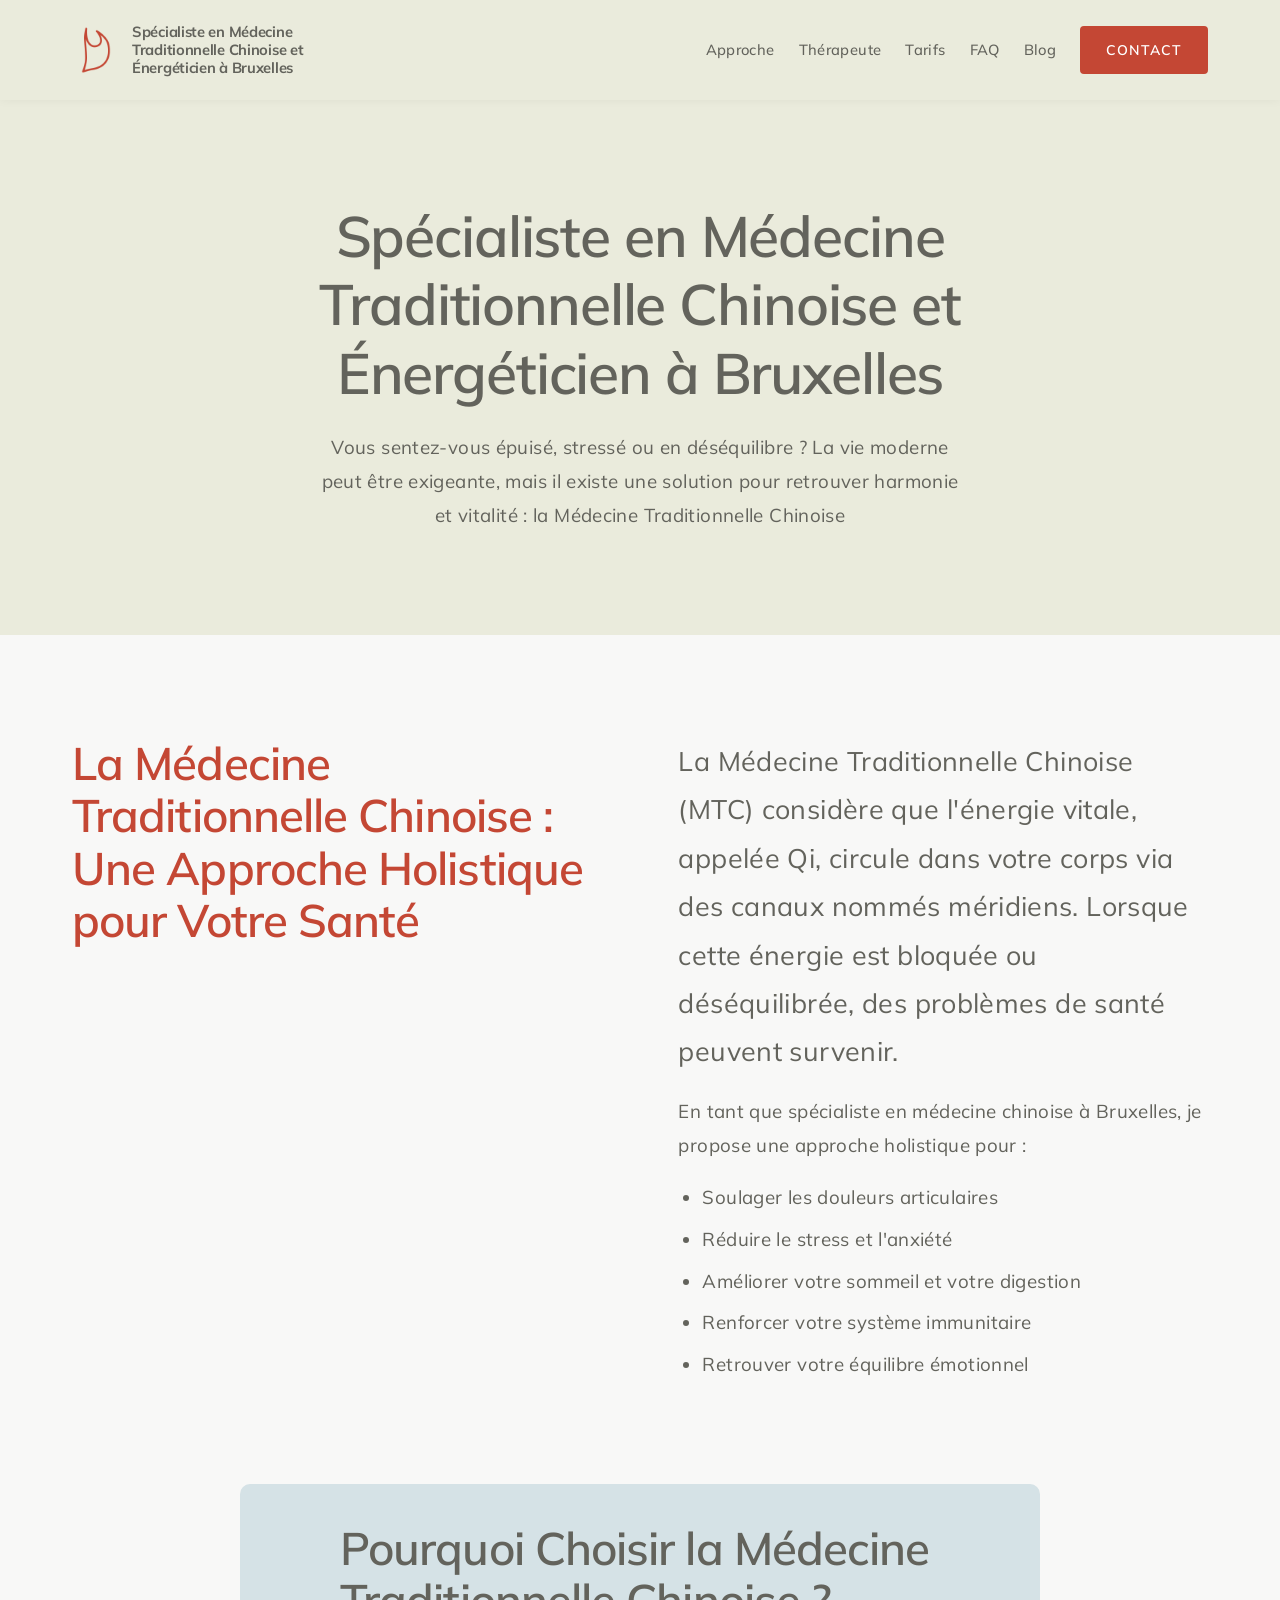
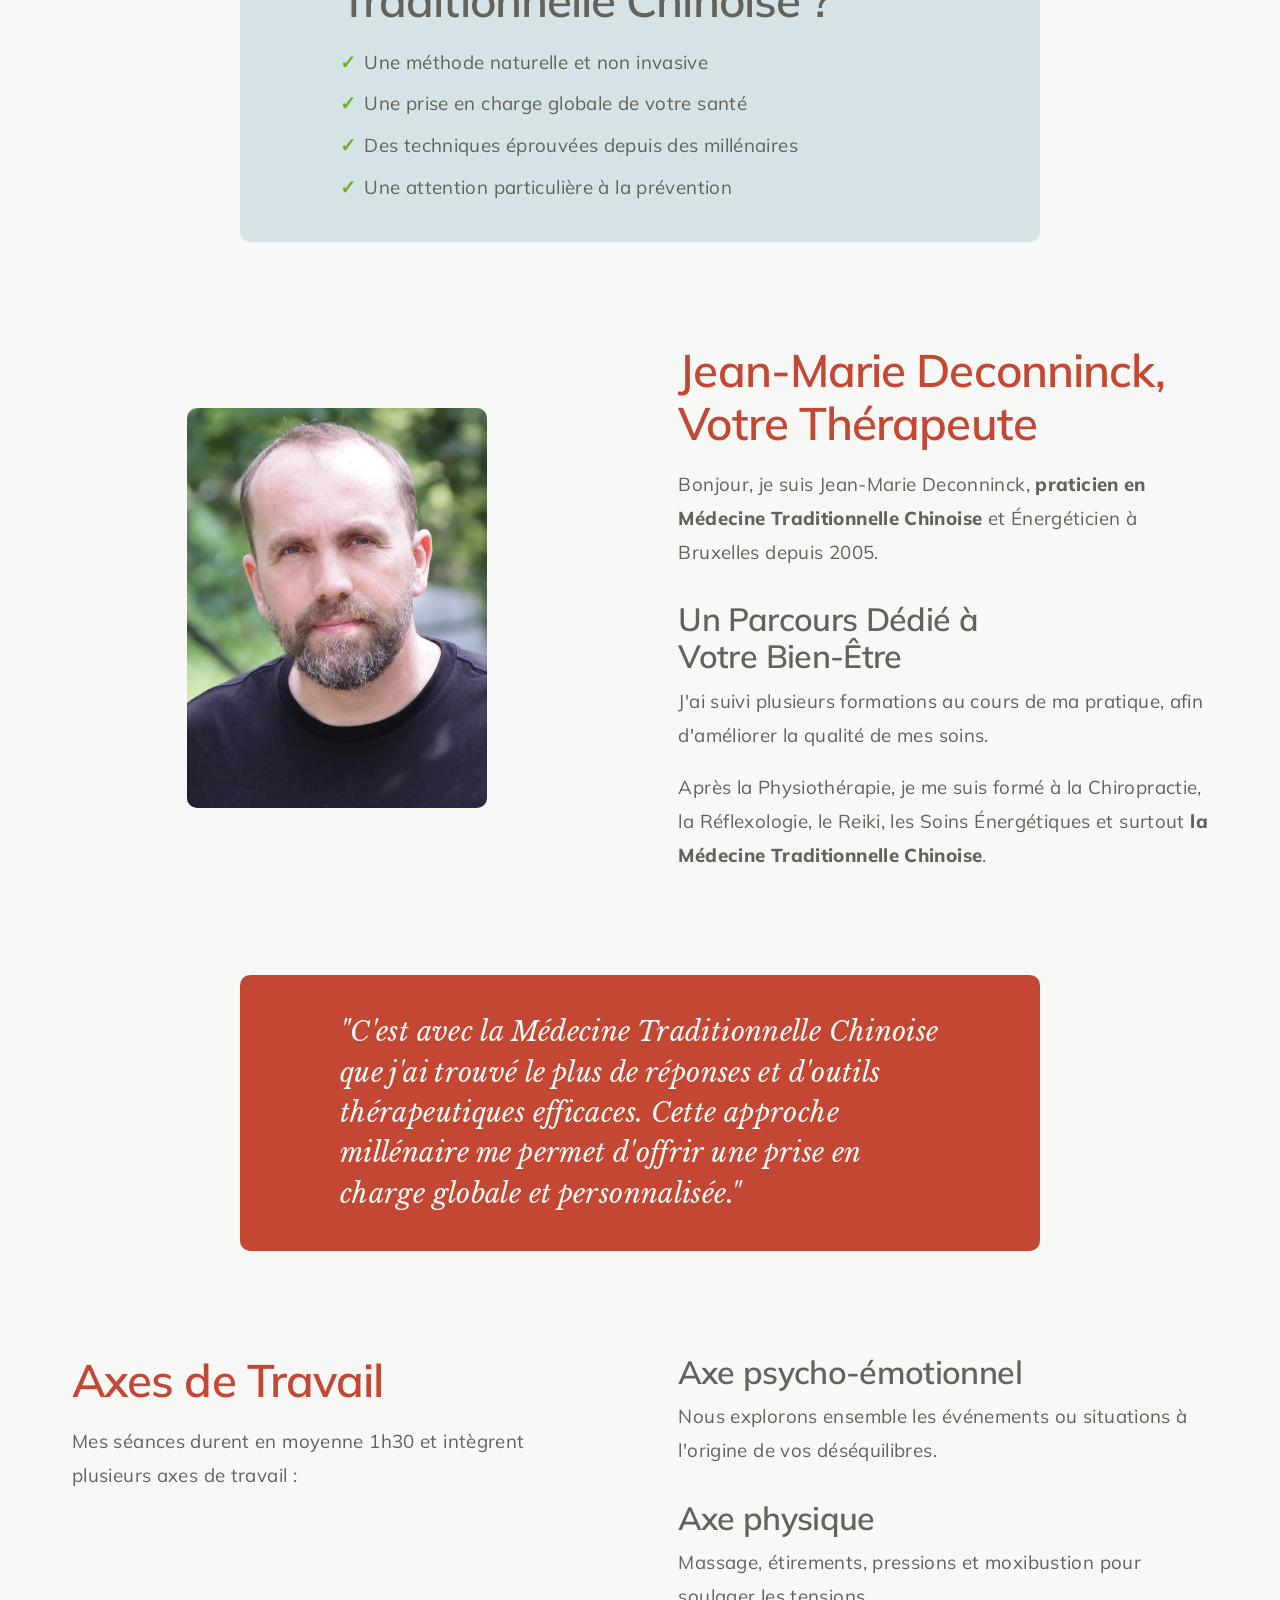
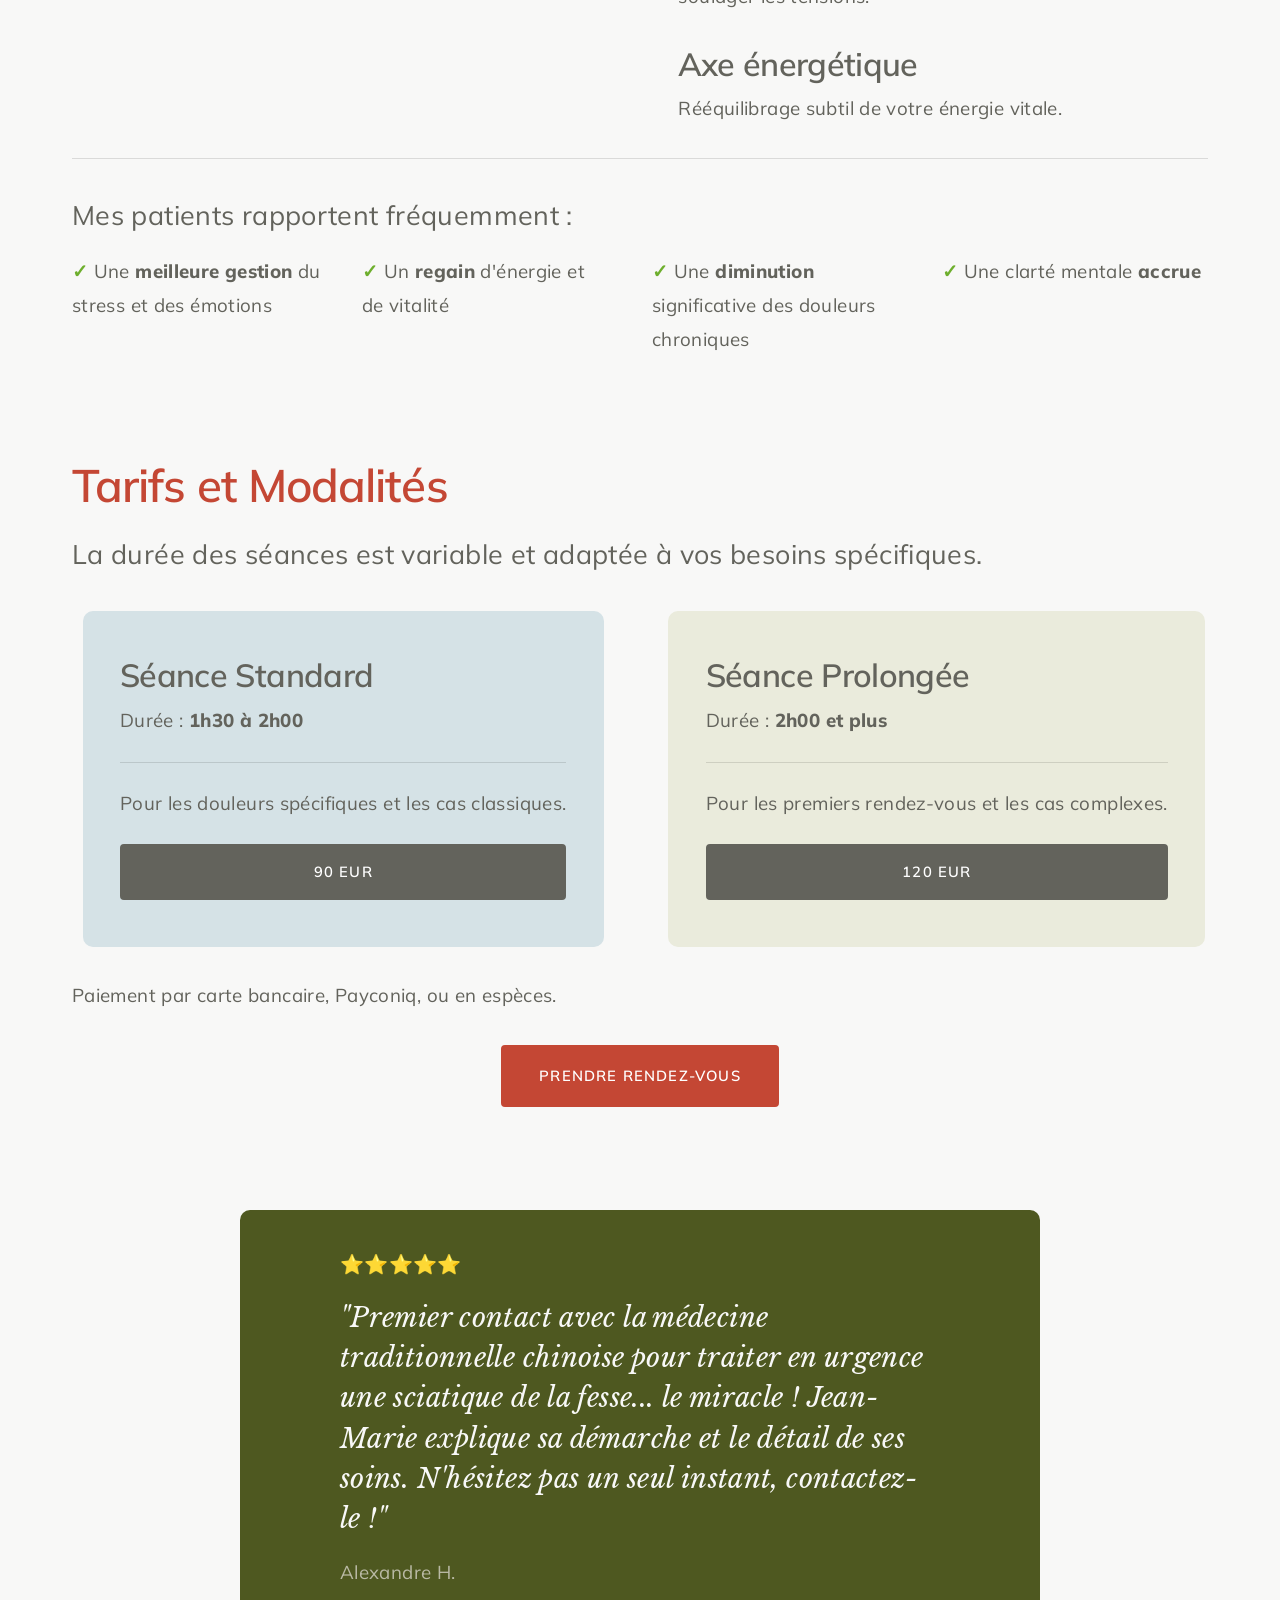
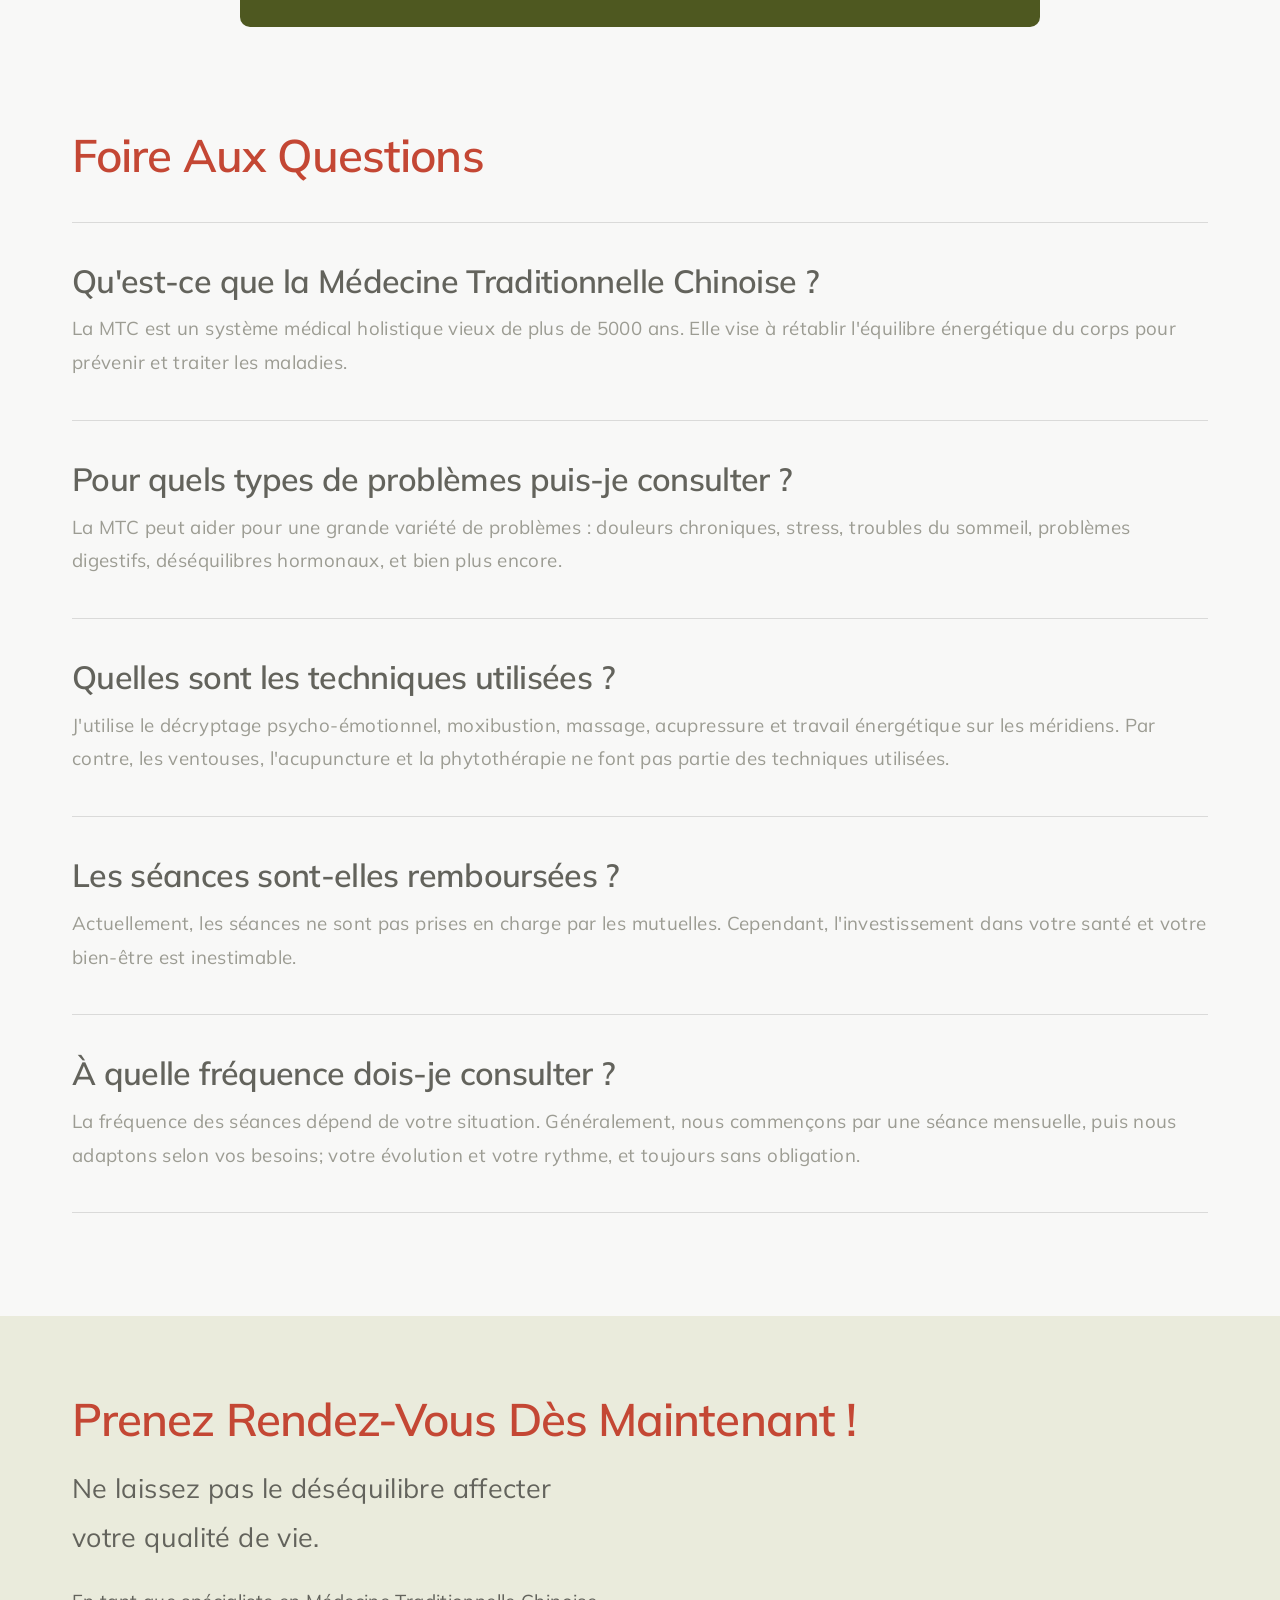
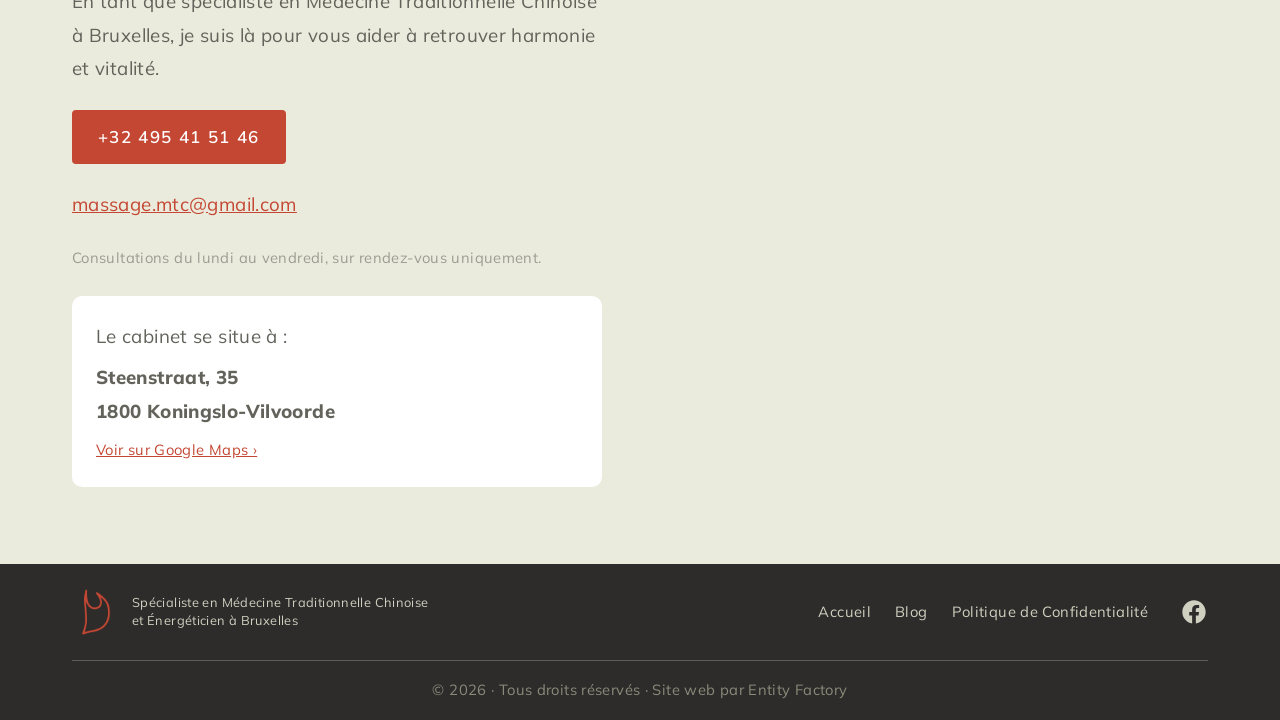
<file: index.html>
<!DOCTYPE html>
<html lang="fr-BE">
<head>
<meta charset="UTF-8">
<meta name="viewport" content="width=device-width, initial-scale=1">
<meta name="robots" content="follow, index, max-snippet:-1, max-video-preview:-1, max-image-preview:large">
<meta name="description" content="Spécialiste en Médecine Traditionnelle Chinoise à Bruxelles, Jean-Marie Deconninck vous aide à soulager douleurs, stress et déséquilibres énergétiques.">
<link rel="canonical" href="https://specialiste-medecine-chinoise.be/">
<meta property="og:locale" content="fr_FR">
<meta property="og:type" content="website">
<meta property="og:title" content="Spécialiste en Médecine Traditionnelle Chinoise et Énergéticien à Bruxelles">
<meta property="og:description" content="Spécialiste en Médecine Traditionnelle Chinoise à Bruxelles, Jean-Marie Deconninck vous aide à soulager douleurs, stress et déséquilibres énergétiques.">
<meta property="og:url" content="https://specialiste-medecine-chinoise.be/">
<meta property="og:site_name" content="Spécialiste en Médecine Traditionnelle Chinoise et Énergéticien à Bruxelles">
<meta name="twitter:card" content="summary_large_image">
<meta name="twitter:title" content="Spécialiste en Médecine Traditionnelle Chinoise et Énergéticien à Bruxelles">
<meta name="twitter:description" content="Spécialiste en Médecine Traditionnelle Chinoise à Bruxelles, Jean-Marie Deconninck vous aide à soulager douleurs, stress et déséquilibres énergétiques.">
<script type="application/ld+json">
{"@context":"https://schema.org","@graph":[{"@type":["Organization","Person"],"@id":"https://specialiste-medecine-chinoise.be/#person","name":"Spécialiste en Médecine Traditionnelle Chinoise et Énergéticien à Bruxelles","url":"https://specialiste-medecine-chinoise.be","sameAs":["https://www.facebook.com/profile.php?id=100057040345059"],"email":"massage.mtc@gmail.com","address":{"@type":"PostalAddress","streetAddress":"Steenstraat, 35","addressLocality":"Koningslo-Vilvoorde","postalCode":"1800","addressCountry":"Belgium"},"logo":{"@type":"ImageObject","@id":"https://specialiste-medecine-chinoise.be/#logo","url":"https://specialiste-medecine-chinoise.be/assets/logo.png","contentUrl":"https://specialiste-medecine-chinoise.be/assets/logo.png","caption":"Spécialiste en Médecine Traditionnelle Chinoise et Énergéticien à Bruxelles","inLanguage":"fr-BE","width":"512","height":"512"},"telephone":"+32 495 41 51 46","image":{"@id":"https://specialiste-medecine-chinoise.be/#logo"}},{"@type":"WebSite","@id":"https://specialiste-medecine-chinoise.be/#website","url":"https://specialiste-medecine-chinoise.be","name":"Spécialiste en Médecine Traditionnelle Chinoise et Énergéticien à Bruxelles","publisher":{"@id":"https://specialiste-medecine-chinoise.be/#person"},"inLanguage":"fr-BE"},{"@type":"ImageObject","@id":"https://specialiste-medecine-chinoise.be/assets/portrait.webp","url":"https://specialiste-medecine-chinoise.be/assets/portrait.webp","width":"200","height":"200","inLanguage":"fr-BE"},{"@type":"AboutPage","@id":"https://specialiste-medecine-chinoise.be/#webpage","url":"https://specialiste-medecine-chinoise.be/","name":"Spécialiste en Médecine Traditionnelle Chinoise et Énergéticien à Bruxelles","datePublished":"2024-09-23T15:56:20+02:00","dateModified":"2024-10-01T23:47:51+02:00","about":{"@id":"https://specialiste-medecine-chinoise.be/#person"},"isPartOf":{"@id":"https://specialiste-medecine-chinoise.be/#website"},"primaryImageOfPage":{"@id":"https://specialiste-medecine-chinoise.be/assets/portrait.webp"},"inLanguage":"fr-BE"}]}
</script>
<title>Spécialiste en Médecine Traditionnelle Chinoise et Énergéticien à Bruxelles</title>
<link rel="icon" href="/assets/logo.png" sizes="32x32">
<link rel="icon" href="/assets/logo.png" sizes="192x192">
<link rel="apple-touch-icon" href="/assets/logo.png">
<link rel="stylesheet" href="/style.css">
<script async src="https://www.googletagmanager.com/gtag/js?id=G-XW10PLNNB1"></script>
<script>
  window.dataLayer = window.dataLayer || [];
  function gtag(){dataLayer.push(arguments);}
  gtag('js', new Date());
  gtag('config', 'G-XW10PLNNB1');
</script>
</head>
<body>

<header>
  <div class="header-inner">
    <a href="/" class="logo-link">
      <img src="/assets/logo.png" alt="Spécialiste Médecine Chinoise" width="48" height="48">
      <span class="site-title">Spécialiste en Médecine Traditionnelle Chinoise et Énergéticien à Bruxelles</span>
    </a>
    <input type="checkbox" id="nav-toggle" hidden>
    <label for="nav-toggle" class="nav-toggle" aria-label="Menu">
      <span></span><span></span><span></span>
    </label>
    <nav aria-label="Navigation principale">
      <label for="nav-toggle" class="nav-close" aria-label="Fermer le menu">&times;</label>
      <a href="/#approche">Approche</a>
      <a href="/#therapeute">Thérapeute</a>
      <a href="/#tarifs">Tarifs</a>
      <a href="/#faq">FAQ</a>
      <a href="/blog/">Blog</a>
      <a href="/#contact" class="btn">Contact</a>
    </nav>
  </div>
</header>

<main>
  <section class="hero">
    <h1>Spécialiste en Médecine Traditionnelle Chinoise et Énergéticien à Bruxelles</h1>
    <p>Vous sentez-vous épuisé, stressé ou en déséquilibre ? La vie moderne peut être exigeante, mais il existe une solution pour retrouver harmonie et vitalité : la Médecine Traditionnelle Chinoise</p>
  </section>

  <div class="content container">

    <section id="approche">
      <div class="grid-2">
        <div>
          <h2 class="standout">La Médecine Traditionnelle Chinoise : Une Approche Holistique pour Votre Santé</h2>
        </div>
        <div>
          <p class="lead">La Médecine Traditionnelle Chinoise (MTC) considère que l'énergie vitale, appelée Qi, circule dans votre corps via des canaux nommés méridiens. Lorsque cette énergie est bloquée ou déséquilibrée, des problèmes de santé peuvent survenir.</p>
          <p>En tant que spécialiste en médecine chinoise à Bruxelles, je propose une approche holistique pour :</p>
          <ul>
            <li>Soulager les douleurs articulaires</li>
            <li>Réduire le stress et l'anxiété</li>
            <li>Améliorer votre sommeil et votre digestion</li>
            <li>Renforcer votre système immunitaire</li>
            <li>Retrouver votre équilibre émotionnel</li>
          </ul>
        </div>
      </div>
    </section>

    <div class="card card-mist">
      <h2>Pourquoi Choisir la Médecine Traditionnelle Chinoise ?</h2>
      <ul class="check-list">
        <li>Une méthode naturelle et non invasive</li>
        <li>Une prise en charge globale de votre santé</li>
        <li>Des techniques éprouvées depuis des millénaires</li>
        <li>Une attention particulière à la prévention</li>
      </ul>
    </div>

    <section id="therapeute">
      <div class="grid-2 v-center">
        <div>
          <img src="/assets/portrait.webp" alt="Jean-Marie Deconninck portrait" class="portrait" width="300" height="400">
        </div>
        <div>
          <h2 class="standout">Jean-Marie Deconninck, Votre Thérapeute</h2>
          <p>Bonjour, je suis Jean-Marie Deconninck, <strong>praticien en Médecine Traditionnelle Chinoise</strong> et Énergéticien à Bruxelles depuis 2005.</p>
          <h3>Un Parcours Dédié à Votre Bien-Être</h3>
          <p>J'ai suivi plusieurs formations au cours de ma pratique, afin d'améliorer la qualité de mes soins.</p>
          <p>Après la Physiothérapie, je me suis formé à la Chiropractie, la Réflexologie, le Reiki, les Soins Énergétiques et surtout <strong>la Médecine Traditionnelle Chinoise</strong>.</p>
        </div>
      </div>
    </section>

    <div class="card card-accent">
      <p class="quote-text">"C'est avec la Médecine Traditionnelle Chinoise que j'ai trouvé le plus de réponses et d'outils thérapeutiques efficaces. Cette approche millénaire me permet d'offrir une prise en charge globale et personnalisée."</p>
    </div>

    <section>
      <div class="grid-2">
        <div>
          <h2 class="standout">Axes de Travail</h2>
          <p>Mes séances durent en moyenne 1h30 et intègrent plusieurs axes de travail :</p>
        </div>
        <div>
          <h3>Axe psycho-émotionnel</h3>
          <p>Nous explorons ensemble les événements ou situations à l'origine de vos déséquilibres.</p>
          <h3>Axe physique</h3>
          <p>Massage, étirements, pressions et moxibustion pour soulager les tensions.</p>
          <h3>Axe énergétique</h3>
          <p>Rééquilibrage subtil de votre énergie vitale.</p>
        </div>
      </div>
      <hr>
      <p class="lead">Mes patients rapportent fréquemment :</p>
      <div class="grid-4 mt-s">
        <p><span class="check">✓</span> Une <strong>meilleure gestion</strong> du stress et des émotions</p>
        <p><span class="check">✓</span> Un <strong>regain</strong> d'énergie et de vitalité</p>
        <p><span class="check">✓</span> Une <strong>diminution</strong> significative des douleurs chroniques</p>
        <p><span class="check">✓</span> Une clarté mentale <strong>accrue</strong></p>
      </div>
    </section>

    <section id="tarifs">
      <h2 class="standout">Tarifs et Modalités</h2>
      <p class="lead">La durée des séances est variable et adaptée à vos besoins spécifiques.</p>
      <div class="pricing-grid">
        <div class="card card-mist pricing-card">
          <h3>Séance Standard</h3>
          <p>Durée : <strong>1h30 à 2h00</strong></p>
          <hr>
          <p>Pour les douleurs spécifiques et les cas classiques.</p>
          <div class="btn-wrap"><a href="#contact" class="btn btn-dark btn-block">90 EUR</a></div>
        </div>
        <div class="card card-cream pricing-card">
          <h3>Séance Prolongée</h3>
          <p>Durée : <strong>2h00 et plus</strong></p>
          <hr>
          <p>Pour les premiers rendez-vous et les cas complexes.</p>
          <div class="btn-wrap"><a href="#contact" class="btn btn-dark btn-block">120 EUR</a></div>
        </div>
      </div>
      <p class="mt-m">Paiement par carte bancaire, Payconiq, ou en espèces.</p>
      <p class="center mt-m"><a href="#contact" class="btn btn-lg">Prendre Rendez-Vous</a></p>
    </section>

    <div class="card card-olive">
      <p class="stars">⭐️⭐️⭐️⭐️⭐️</p>
      <p class="quote-text mt-s">"Premier contact avec la médecine traditionnelle chinoise pour traiter en urgence une sciatique de la fesse... le miracle ! Jean-Marie explique sa démarche et le détail de ses soins. N'hésitez pas un seul instant, contactez-le !"</p>
      <p class="testimonial-author">Alexandre H.</p>
    </div>

    <section id="faq">
      <h2 class="standout">Foire Aux Questions</h2>
      <div class="faq-list">
        <hr>
        <h3>Qu'est-ce que la Médecine Traditionnelle Chinoise ?</h3>
        <p>La MTC est un système médical holistique vieux de plus de 5000 ans. Elle vise à rétablir l'équilibre énergétique du corps pour prévenir et traiter les maladies.</p>
        <hr>
        <h3>Pour quels types de problèmes puis-je consulter ?</h3>
        <p>La MTC peut aider pour une grande variété de problèmes : douleurs chroniques, stress, troubles du sommeil, problèmes digestifs, déséquilibres hormonaux, et bien plus encore.</p>
        <hr>
        <h3>Quelles sont les techniques utilisées ?</h3>
        <p>J'utilise le décryptage psycho-émotionnel, moxibustion, massage, acupressure et travail énergétique sur les méridiens. Par contre, les ventouses, l'acupuncture et la phytothérapie ne font pas partie des techniques utilisées.</p>
        <hr>
        <h3>Les séances sont-elles remboursées ?</h3>
        <p>Actuellement, les séances ne sont pas prises en charge par les mutuelles. Cependant, l'investissement dans votre santé et votre bien-être est inestimable.</p>
        <hr>
        <h3>À quelle fréquence dois-je consulter ?</h3>
        <p>La fréquence des séances dépend de votre situation. Généralement, nous commençons par une séance mensuelle, puis nous adaptons selon vos besoins; votre évolution et votre rythme, et toujours sans obligation.</p>
        <hr>
      </div>
    </section>

  </div>
</main>

<footer>
  <section class="contact-section" id="contact">
    <div class="container">
      <h2 class="standout">Prenez Rendez-Vous Dès Maintenant !</h2>
      <div class="grid-2 v-center">
        <div class="contact-info">
          <p class="lead">Ne laissez pas le déséquilibre affecter votre qualité de vie.</p>
          <p>En tant que spécialiste en Médecine Traditionnelle Chinoise à Bruxelles, je suis là pour vous aider à retrouver harmonie et vitalité.</p>
          <p><a href="tel:+32495415146" class="btn">+32 495 41 51 46</a></p>
          <p><a href="mailto:massage.mtc@gmail.com">massage.mtc@gmail.com</a></p>
          <p class="small dim">Consultations du lundi au vendredi, sur rendez-vous uniquement.</p>
          <div class="address-card">
            <p>Le cabinet se situe à :</p>
            <p><strong>Steenstraat, 35<br>1800 Koningslo-Vilvoorde</strong></p>
            <p class="small"><a href="https://maps.app.goo.gl/tWEoZukvbUanhPL4A" target="_blank" rel="noopener">Voir sur Google Maps ›</a></p>
          </div>
        </div>
        <div class="map-embed">
          <iframe src="https://maps.google.com/maps?q=Cabinet%20de%20M%C3%A9decine%20Traditionnelle%20Chinoise%20et%20Soins%20%C3%89nerg%C3%A9tiques%20Steenstraat%2035%2C%201800%20Vilvoorde&amp;z=11&amp;hl=fr&amp;t=m&amp;output=embed&amp;iwloc=near" title="Localisation du cabinet" loading="lazy"></iframe>
        </div>
      </div>
    </div>
  </section>

  <div class="footer-bar">
    <div class="container">
      <div class="footer-top">
        <div class="footer-brand">
          <img src="/assets/logo.png" alt="Spécialiste Médecine Chinoise" width="48" height="48">
          <span>Spécialiste en Médecine Traditionnelle Chinoise<br>et Énergéticien à Bruxelles</span>
        </div>
        <div class="footer-links">
          <nav aria-label="Navigation pied de page">
            <a href="/">Accueil</a>
            <a href="/blog/">Blog</a>
            <a href="/politique-de-confidentialite/">Politique de Confidentialité</a>
          </nav>
          <a href="https://www.facebook.com/profile.php?id=100057040345059" class="social-link" target="_blank" rel="noopener" aria-label="Facebook">
            <svg width="24" height="24" viewBox="0 0 24 24" xmlns="http://www.w3.org/2000/svg" aria-hidden="true"><path d="M12 2C6.5 2 2 6.5 2 12c0 5 3.7 9.1 8.4 9.9v-7H7.9V12h2.5V9.8c0-2.5 1.5-3.9 3.8-3.9 1.1 0 2.2.2 2.2.2v2.5h-1.3c-1.2 0-1.6.8-1.6 1.6V12h2.8l-.4 2.9h-2.3v7C18.3 21.1 22 17 22 12c0-5.5-4.5-10-10-10z"></path></svg>
          </a>
        </div>
      </div>
      <div class="footer-bottom">
        <p>© 2026 · Tous droits réservés · Site web par <a href="https://entityfactory.com/" target="_blank" rel="noopener">Entity Factory</a></p>
      </div>
    </div>
  </div>
</footer>

<script>
document.querySelectorAll('header nav a').forEach(function(a) {
  a.addEventListener('click', function() {
    document.getElementById('nav-toggle').checked = false;
  });
});
</script>
</body>
</html>
</file>
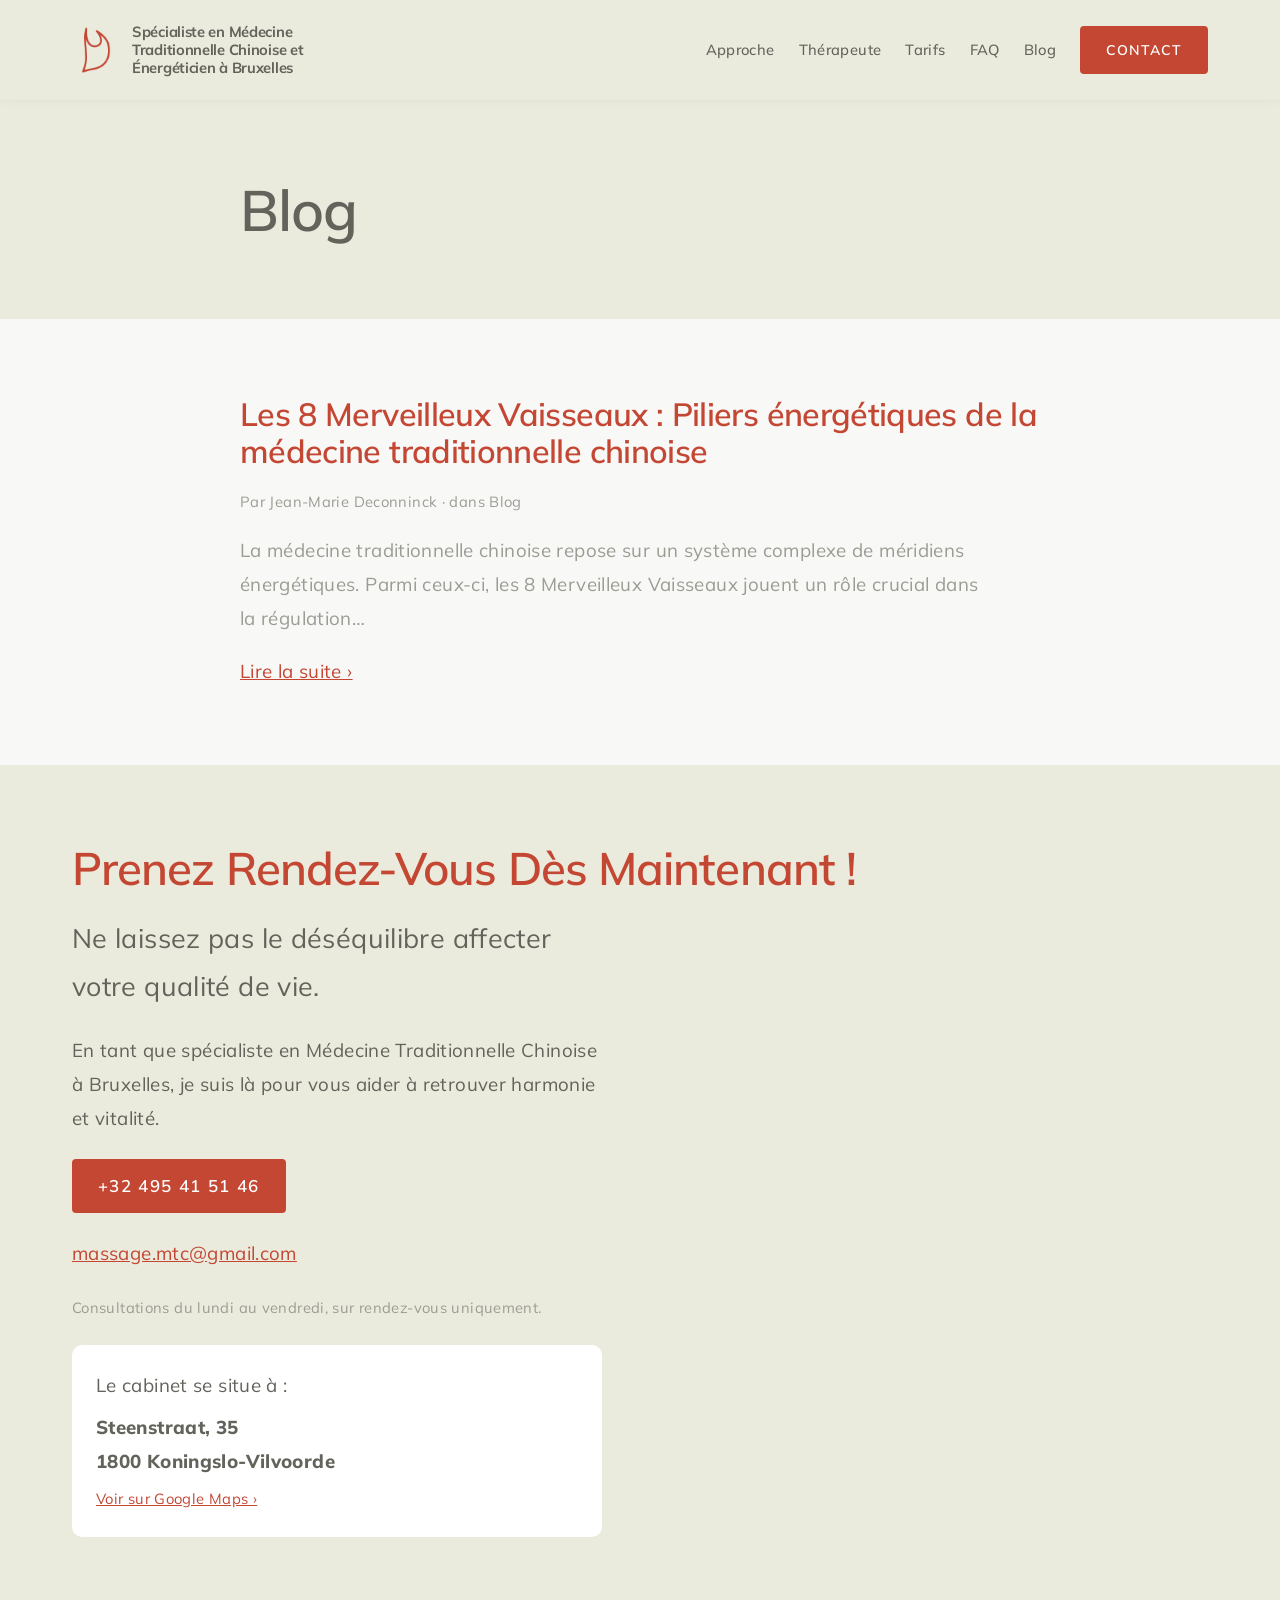
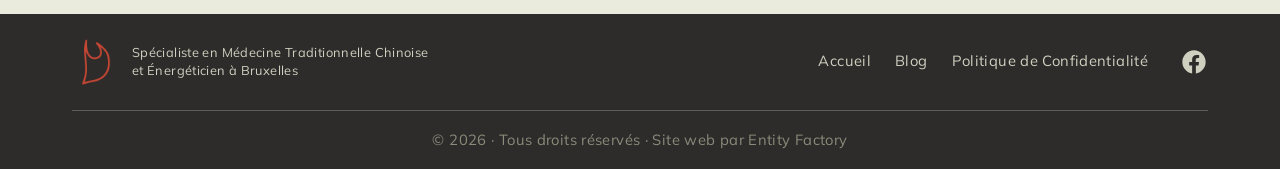
<file: blog/index.html>
<!DOCTYPE html>
<html lang="fr-BE">
<head>
<meta charset="UTF-8">
<meta name="viewport" content="width=device-width, initial-scale=1">
<meta name="robots" content="follow, index, max-snippet:-1, max-video-preview:-1, max-image-preview:large">
<meta name="description" content="Articles sur la Médecine Traditionnelle Chinoise : méridiens, vaisseaux énergétiques, équilibre Yin/Yang et approches thérapeutiques.">
<link rel="canonical" href="https://specialiste-medecine-chinoise.be/blog/">
<meta property="og:locale" content="fr_FR">
<meta property="og:type" content="website">
<meta property="og:title" content="Blog - Spécialiste en Médecine Traditionnelle Chinoise et Énergéticien à Bruxelles">
<meta property="og:description" content="Articles sur la Médecine Traditionnelle Chinoise : méridiens, vaisseaux énergétiques, équilibre Yin/Yang et approches thérapeutiques.">
<meta property="og:url" content="https://specialiste-medecine-chinoise.be/blog/">
<meta property="og:site_name" content="Spécialiste en Médecine Traditionnelle Chinoise et Énergéticien à Bruxelles">
<meta name="twitter:card" content="summary_large_image">
<meta name="twitter:title" content="Blog - Spécialiste en Médecine Traditionnelle Chinoise et Énergéticien à Bruxelles">
<meta name="twitter:description" content="Articles sur la Médecine Traditionnelle Chinoise : méridiens, vaisseaux énergétiques, équilibre Yin/Yang et approches thérapeutiques.">
<script type="application/ld+json">
{"@context":"https://schema.org","@graph":[{"@type":"Person","@id":"https://specialiste-medecine-chinoise.be/#person","name":"Spécialiste en Médecine Traditionnelle Chinoise et Énergéticien à Bruxelles","url":"https://specialiste-medecine-chinoise.be","sameAs":["https://www.facebook.com/profile.php?id=100057040345059"],"email":"massage.mtc@gmail.com","address":{"@type":"PostalAddress","streetAddress":"Steenstraat, 35","addressLocality":"Koningslo-Vilvoorde","postalCode":"1800","addressCountry":"Belgium"},"telephone":"+32 495 41 51 46","image":{"@type":"ImageObject","@id":"https://specialiste-medecine-chinoise.be/#logo","url":"https://specialiste-medecine-chinoise.be/assets/logo.png","contentUrl":"https://specialiste-medecine-chinoise.be/assets/logo.png","caption":"Spécialiste en Médecine Traditionnelle Chinoise et Énergéticien à Bruxelles","inLanguage":"fr-BE","width":"512","height":"512"}},{"@type":"WebSite","@id":"https://specialiste-medecine-chinoise.be/#website","url":"https://specialiste-medecine-chinoise.be","name":"Spécialiste en Médecine Traditionnelle Chinoise et Énergéticien à Bruxelles","publisher":{"@id":"https://specialiste-medecine-chinoise.be/#person"},"inLanguage":"fr-BE"},{"@type":"CollectionPage","@id":"https://specialiste-medecine-chinoise.be/blog/#webpage","url":"https://specialiste-medecine-chinoise.be/blog/","name":"Blog - Spécialiste en Médecine Traditionnelle Chinoise et Énergéticien à Bruxelles","isPartOf":{"@id":"https://specialiste-medecine-chinoise.be/#website"},"inLanguage":"fr-BE"}]}
</script>
<title>Blog - Spécialiste en Médecine Traditionnelle Chinoise et Énergéticien à Bruxelles</title>
<link rel="icon" href="/assets/logo.png" sizes="32x32">
<link rel="icon" href="/assets/logo.png" sizes="192x192">
<link rel="apple-touch-icon" href="/assets/logo.png">
<link rel="stylesheet" href="/style.css">
<script async src="https://www.googletagmanager.com/gtag/js?id=G-XW10PLNNB1"></script>
<script>
  window.dataLayer = window.dataLayer || [];
  function gtag(){dataLayer.push(arguments);}
  gtag('js', new Date());
  gtag('config', 'G-XW10PLNNB1');
</script>
</head>
<body>

<header>
  <div class="header-inner">
    <a href="/" class="logo-link">
      <img src="/assets/logo.png" alt="Spécialiste Médecine Chinoise" width="48" height="48">
      <span class="site-title">Spécialiste en Médecine Traditionnelle Chinoise et Énergéticien à Bruxelles</span>
    </a>
    <input type="checkbox" id="nav-toggle" hidden>
    <label for="nav-toggle" class="nav-toggle" aria-label="Menu">
      <span></span><span></span><span></span>
    </label>
    <nav aria-label="Navigation principale">
      <label for="nav-toggle" class="nav-close" aria-label="Fermer le menu">&times;</label>
      <a href="/#approche">Approche</a>
      <a href="/#therapeute">Thérapeute</a>
      <a href="/#tarifs">Tarifs</a>
      <a href="/#faq">FAQ</a>
      <a href="/blog/">Blog</a>
      <a href="/#contact" class="btn">Contact</a>
    </nav>
  </div>
</header>

<main>
  <div class="page-header">
    <h1>Blog</h1>
  </div>

  <div class="content container">
    <div class="blog-list">
      <article class="blog-card">
        <h2><a href="/blog/merveilleux-vaisseaux/">Les 8 Merveilleux Vaisseaux : Piliers énergétiques de la médecine traditionnelle chinoise</a></h2>
        <p class="small dim">Par Jean-Marie Deconninck · dans Blog</p>
        <p class="dim">La médecine traditionnelle chinoise repose sur un système complexe de méridiens énergétiques. Parmi ceux-ci, les 8 Merveilleux Vaisseaux jouent un rôle crucial dans la régulation&hellip;</p>
        <p><a href="/blog/merveilleux-vaisseaux/">Lire la suite ›</a></p>
      </article>
    </div>
  </div>
</main>

<footer>
  <section class="contact-section" id="contact">
    <div class="container">
      <h2 class="standout">Prenez Rendez-Vous Dès Maintenant !</h2>
      <div class="grid-2 v-center">
        <div class="contact-info">
          <p class="lead">Ne laissez pas le déséquilibre affecter votre qualité de vie.</p>
          <p>En tant que spécialiste en Médecine Traditionnelle Chinoise à Bruxelles, je suis là pour vous aider à retrouver harmonie et vitalité.</p>
          <p><a href="tel:+32495415146" class="btn">+32 495 41 51 46</a></p>
          <p><a href="mailto:massage.mtc@gmail.com">massage.mtc@gmail.com</a></p>
          <p class="small dim">Consultations du lundi au vendredi, sur rendez-vous uniquement.</p>
          <div class="address-card">
            <p>Le cabinet se situe à :</p>
            <p><strong>Steenstraat, 35<br>1800 Koningslo-Vilvoorde</strong></p>
            <p class="small"><a href="https://maps.app.goo.gl/tWEoZukvbUanhPL4A" target="_blank" rel="noopener">Voir sur Google Maps ›</a></p>
          </div>
        </div>
        <div class="map-embed">
          <iframe src="https://maps.google.com/maps?q=Cabinet%20de%20M%C3%A9decine%20Traditionnelle%20Chinoise%20et%20Soins%20%C3%89nerg%C3%A9tiques%20Steenstraat%2035%2C%201800%20Vilvoorde&amp;z=11&amp;hl=fr&amp;t=m&amp;output=embed&amp;iwloc=near" title="Localisation du cabinet" loading="lazy"></iframe>
        </div>
      </div>
    </div>
  </section>

  <div class="footer-bar">
    <div class="container">
      <div class="footer-top">
        <div class="footer-brand">
          <img src="/assets/logo.png" alt="Spécialiste Médecine Chinoise" width="48" height="48">
          <span>Spécialiste en Médecine Traditionnelle Chinoise<br>et Énergéticien à Bruxelles</span>
        </div>
        <div class="footer-links">
          <nav aria-label="Navigation pied de page">
            <a href="/">Accueil</a>
            <a href="/blog/">Blog</a>
            <a href="/politique-de-confidentialite/">Politique de Confidentialité</a>
          </nav>
          <a href="https://www.facebook.com/profile.php?id=100057040345059" class="social-link" target="_blank" rel="noopener" aria-label="Facebook">
            <svg width="24" height="24" viewBox="0 0 24 24" xmlns="http://www.w3.org/2000/svg" aria-hidden="true"><path d="M12 2C6.5 2 2 6.5 2 12c0 5 3.7 9.1 8.4 9.9v-7H7.9V12h2.5V9.8c0-2.5 1.5-3.9 3.8-3.9 1.1 0 2.2.2 2.2.2v2.5h-1.3c-1.2 0-1.6.8-1.6 1.6V12h2.8l-.4 2.9h-2.3v7C18.3 21.1 22 17 22 12c0-5.5-4.5-10-10-10z"></path></svg>
          </a>
        </div>
      </div>
      <div class="footer-bottom">
        <p>© 2026 · Tous droits réservés · Site web par <a href="https://entityfactory.com/" target="_blank" rel="noopener">Entity Factory</a></p>
      </div>
    </div>
  </div>
</footer>

<script>
document.querySelectorAll('header nav a').forEach(function(a) {
  a.addEventListener('click', function() {
    document.getElementById('nav-toggle').checked = false;
  });
});
</script>
</body>
</html>
</file>
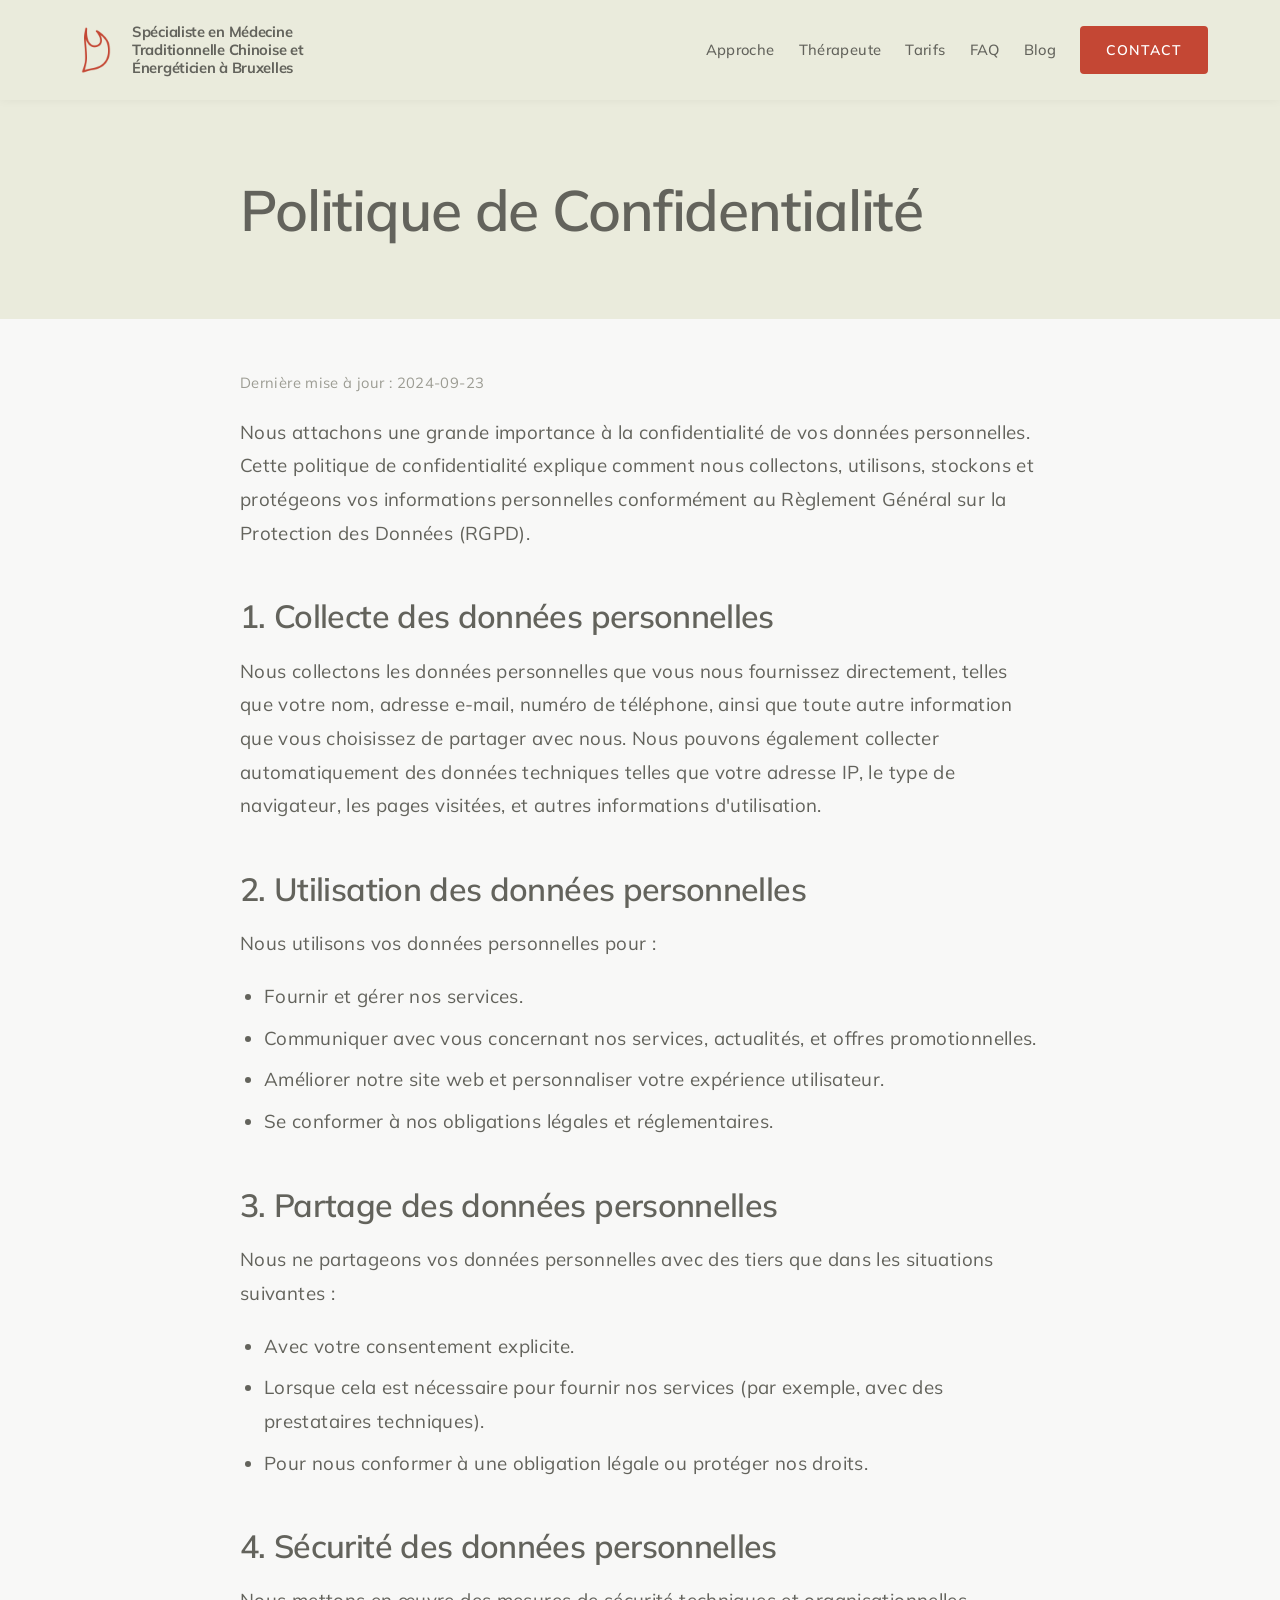
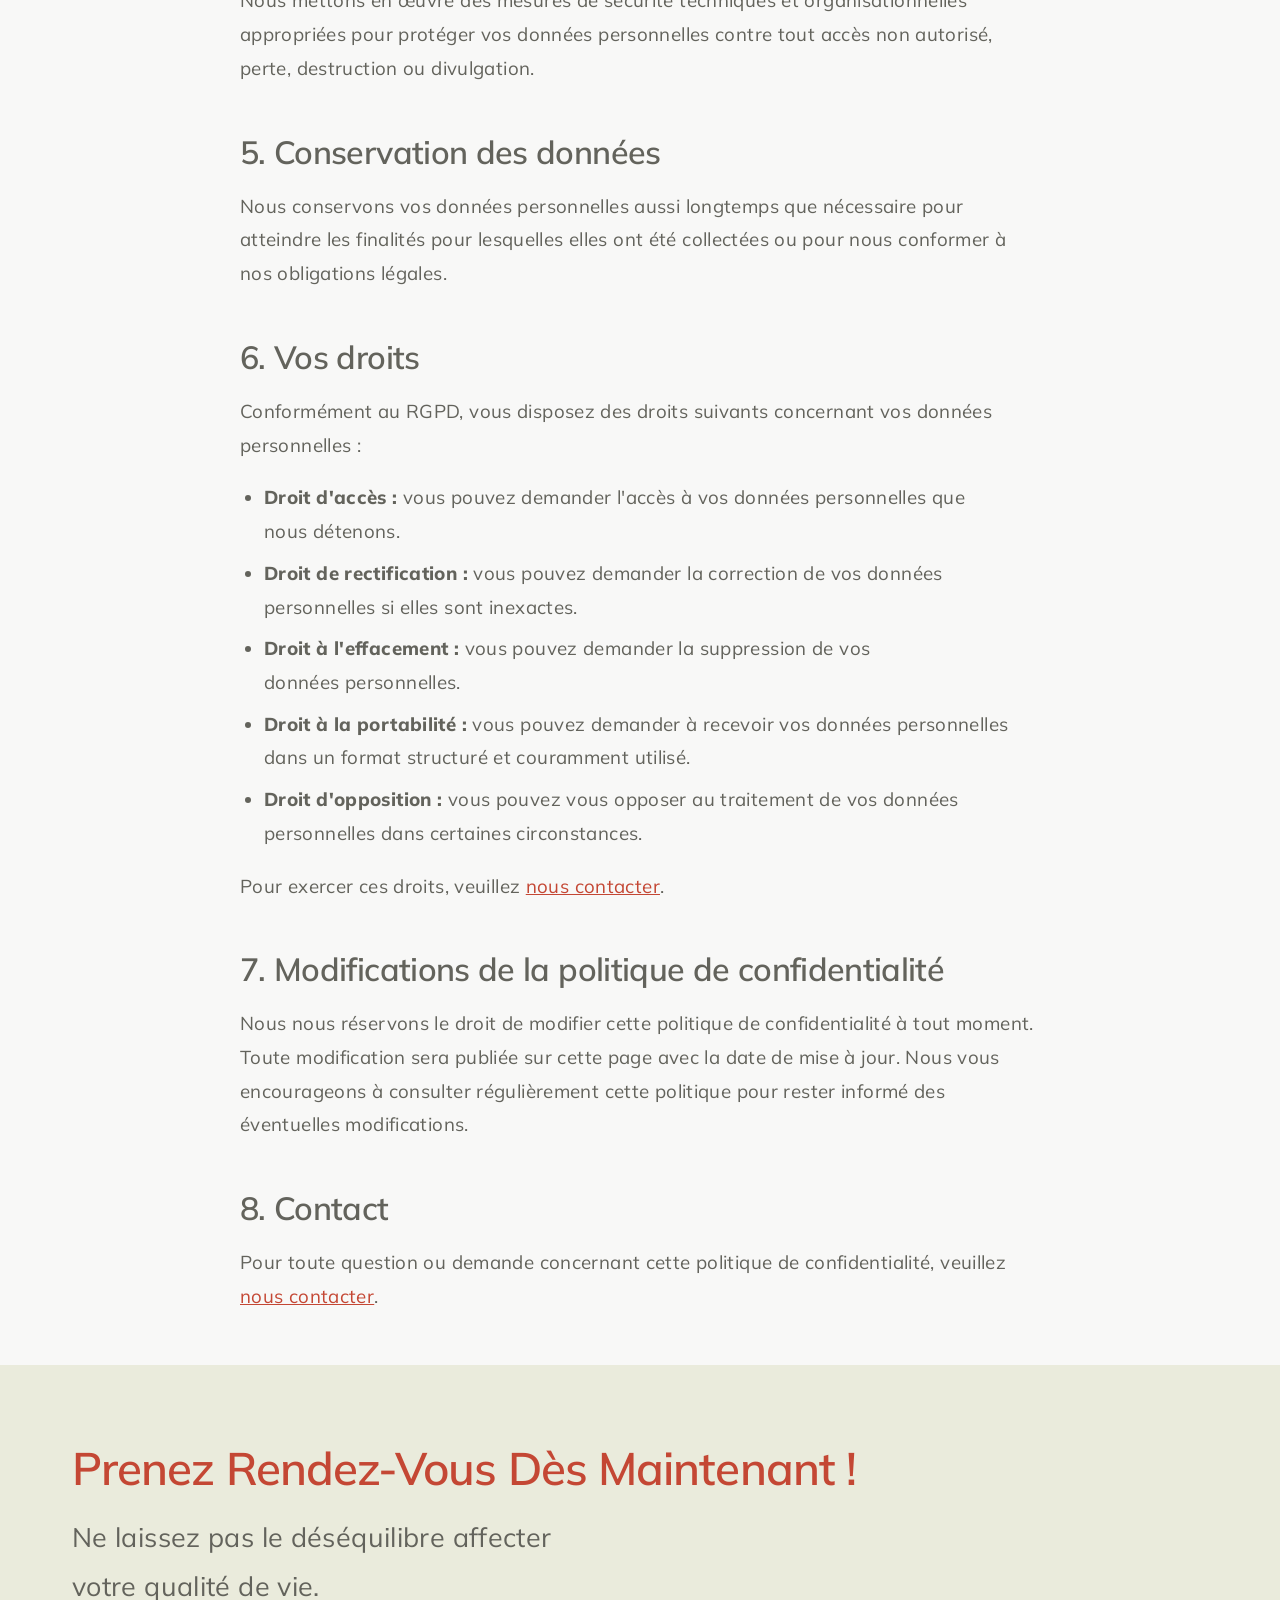
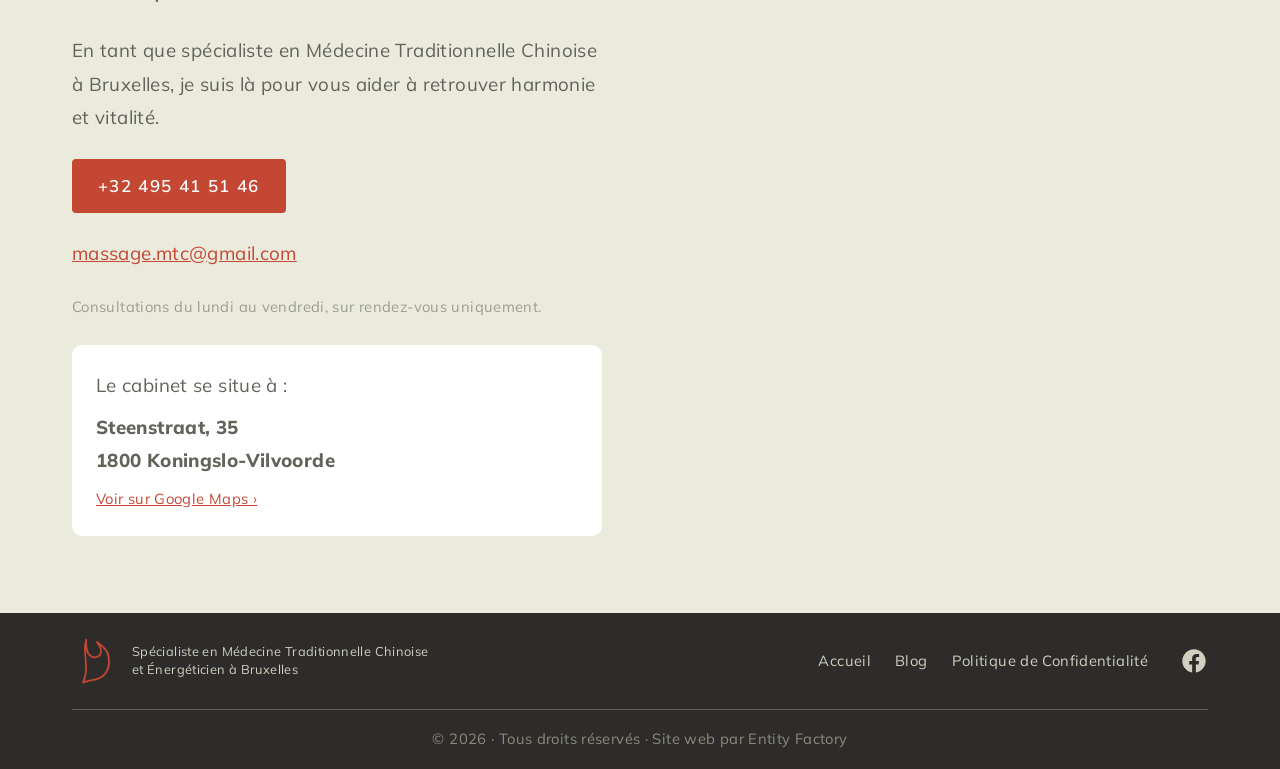
<file: politique-de-confidentialite/index.html>
<!DOCTYPE html>
<html lang="fr-BE">
<head>
<meta charset="UTF-8">
<meta name="viewport" content="width=device-width, initial-scale=1">
<meta name="robots" content="follow, index, max-snippet:-1, max-video-preview:-1, max-image-preview:large">
<meta name="description" content="Politique de confidentialité du cabinet de Médecine Traditionnelle Chinoise. Informations sur la collecte, l'utilisation et la protection de vos données personnelles conformément au RGPD.">
<link rel="canonical" href="https://specialiste-medecine-chinoise.be/politique-de-confidentialite/">
<meta property="og:locale" content="fr_FR">
<meta property="og:type" content="article">
<meta property="og:title" content="Politique de Confidentialité - Spécialiste en Médecine Traditionnelle Chinoise et Énergéticien à Bruxelles">
<meta property="og:description" content="Politique de confidentialité du cabinet de Médecine Traditionnelle Chinoise. Informations sur la collecte, l'utilisation et la protection de vos données personnelles conformément au RGPD.">
<meta property="og:url" content="https://specialiste-medecine-chinoise.be/politique-de-confidentialite/">
<meta property="og:site_name" content="Spécialiste en Médecine Traditionnelle Chinoise et Énergéticien à Bruxelles">
<meta name="twitter:card" content="summary_large_image">
<meta name="twitter:title" content="Politique de Confidentialité - Spécialiste en Médecine Traditionnelle Chinoise et Énergéticien à Bruxelles">
<meta name="twitter:description" content="Politique de confidentialité du cabinet de Médecine Traditionnelle Chinoise. Informations sur la collecte, l'utilisation et la protection de vos données personnelles conformément au RGPD.">
<script type="application/ld+json">
{"@context":"https://schema.org","@graph":[{"@type":["Organization","Person"],"@id":"https://specialiste-medecine-chinoise.be/#person","name":"Spécialiste en Médecine Traditionnelle Chinoise et Énergéticien à Bruxelles","url":"https://specialiste-medecine-chinoise.be","sameAs":["https://www.facebook.com/profile.php?id=100057040345059"],"email":"massage.mtc@gmail.com","address":{"@type":"PostalAddress","streetAddress":"Steenstraat, 35","addressLocality":"Koningslo-Vilvoorde","postalCode":"1800","addressCountry":"Belgium"},"logo":{"@type":"ImageObject","@id":"https://specialiste-medecine-chinoise.be/#logo","url":"https://specialiste-medecine-chinoise.be/assets/logo.png","contentUrl":"https://specialiste-medecine-chinoise.be/assets/logo.png","caption":"Spécialiste en Médecine Traditionnelle Chinoise et Énergéticien à Bruxelles","inLanguage":"fr-BE","width":"512","height":"512"},"telephone":"+32 495 41 51 46","image":{"@id":"https://specialiste-medecine-chinoise.be/#logo"}},{"@type":"WebSite","@id":"https://specialiste-medecine-chinoise.be/#website","url":"https://specialiste-medecine-chinoise.be","name":"Spécialiste en Médecine Traditionnelle Chinoise et Énergéticien à Bruxelles","publisher":{"@id":"https://specialiste-medecine-chinoise.be/#person"},"inLanguage":"fr-BE"},{"@type":"WebPage","@id":"https://specialiste-medecine-chinoise.be/politique-de-confidentialite/#webpage","url":"https://specialiste-medecine-chinoise.be/politique-de-confidentialite/","name":"Politique de Confidentialité - Spécialiste en Médecine Traditionnelle Chinoise et Énergéticien à Bruxelles","datePublished":"2024-09-23T15:55:34+02:00","dateModified":"2024-10-01T23:47:44+02:00","isPartOf":{"@id":"https://specialiste-medecine-chinoise.be/#website"},"inLanguage":"fr-BE"}]}
</script>
<title>Politique de Confidentialité - Spécialiste en Médecine Traditionnelle Chinoise et Énergéticien à Bruxelles</title>
<link rel="icon" href="/assets/logo.png" sizes="32x32">
<link rel="icon" href="/assets/logo.png" sizes="192x192">
<link rel="apple-touch-icon" href="/assets/logo.png">
<link rel="stylesheet" href="/style.css">
<script async src="https://www.googletagmanager.com/gtag/js?id=G-XW10PLNNB1"></script>
<script>
  window.dataLayer = window.dataLayer || [];
  function gtag(){dataLayer.push(arguments);}
  gtag('js', new Date());
  gtag('config', 'G-XW10PLNNB1');
</script>
</head>
<body>

<header>
  <div class="header-inner">
    <a href="/" class="logo-link">
      <img src="/assets/logo.png" alt="Spécialiste Médecine Chinoise" width="48" height="48">
      <span class="site-title">Spécialiste en Médecine Traditionnelle Chinoise et Énergéticien à Bruxelles</span>
    </a>
    <input type="checkbox" id="nav-toggle" hidden>
    <label for="nav-toggle" class="nav-toggle" aria-label="Menu">
      <span></span><span></span><span></span>
    </label>
    <nav aria-label="Navigation principale">
      <label for="nav-toggle" class="nav-close" aria-label="Fermer le menu">&times;</label>
      <a href="/#approche">Approche</a>
      <a href="/#therapeute">Thérapeute</a>
      <a href="/#tarifs">Tarifs</a>
      <a href="/#faq">FAQ</a>
      <a href="/blog/">Blog</a>
      <a href="/#contact" class="btn">Contact</a>
    </nav>
  </div>
</header>

<main>
  <div class="page-header">
    <h1>Politique de Confidentialité</h1>
  </div>

  <div class="content container">
    <div class="prose">
      <p class="small dim">Dernière mise à jour : 2024-09-23</p>

      <p>Nous attachons une grande importance à la confidentialité de vos données personnelles. Cette politique de confidentialité explique comment nous collectons, utilisons, stockons et protégeons vos informations personnelles conformément au Règlement Général sur la Protection des Données (RGPD).</p>

      <h2>1. Collecte des données personnelles</h2>

      <p>Nous collectons les données personnelles que vous nous fournissez directement, telles que votre nom, adresse e-mail, numéro de téléphone, ainsi que toute autre information que vous choisissez de partager avec nous. Nous pouvons également collecter automatiquement des données techniques telles que votre adresse IP, le type de navigateur, les pages visitées, et autres informations d'utilisation.</p>

      <h2>2. Utilisation des données personnelles</h2>

      <p>Nous utilisons vos données personnelles pour :</p>

      <ul>
        <li>Fournir et gérer nos services.</li>
        <li>Communiquer avec vous concernant nos services, actualités, et offres promotionnelles.</li>
        <li>Améliorer notre site web et personnaliser votre expérience utilisateur.</li>
        <li>Se conformer à nos obligations légales et réglementaires.</li>
      </ul>

      <h2>3. Partage des données personnelles</h2>

      <p>Nous ne partageons vos données personnelles avec des tiers que dans les situations suivantes :</p>

      <ul>
        <li>Avec votre consentement explicite.</li>
        <li>Lorsque cela est nécessaire pour fournir nos services (par exemple, avec des prestataires techniques).</li>
        <li>Pour nous conformer à une obligation légale ou protéger nos droits.</li>
      </ul>

      <h2>4. Sécurité des données personnelles</h2>

      <p>Nous mettons en œuvre des mesures de sécurité techniques et organisationnelles appropriées pour protéger vos données personnelles contre tout accès non autorisé, perte, destruction ou divulgation.</p>

      <h2>5. Conservation des données</h2>

      <p>Nous conservons vos données personnelles aussi longtemps que nécessaire pour atteindre les finalités pour lesquelles elles ont été collectées ou pour nous conformer à nos obligations légales.</p>

      <h2>6. Vos droits</h2>

      <p>Conformément au RGPD, vous disposez des droits suivants concernant vos données personnelles :</p>

      <ul>
        <li><strong>Droit d'accès :</strong> vous pouvez demander l'accès à vos données personnelles que nous détenons.</li>
        <li><strong>Droit de rectification :</strong> vous pouvez demander la correction de vos données personnelles si elles sont inexactes.</li>
        <li><strong>Droit à l'effacement :</strong> vous pouvez demander la suppression de vos données personnelles.</li>
        <li><strong>Droit à la portabilité :</strong> vous pouvez demander à recevoir vos données personnelles dans un format structuré et couramment utilisé.</li>
        <li><strong>Droit d'opposition :</strong> vous pouvez vous opposer au traitement de vos données personnelles dans certaines circonstances.</li>
      </ul>

      <p>Pour exercer ces droits, veuillez <a href="/#contact">nous contacter</a>.</p>

      <h2>7. Modifications de la politique de confidentialité</h2>

      <p>Nous nous réservons le droit de modifier cette politique de confidentialité à tout moment. Toute modification sera publiée sur cette page avec la date de mise à jour. Nous vous encourageons à consulter régulièrement cette politique pour rester informé des éventuelles modifications.</p>

      <h2>8. Contact</h2>

      <p>Pour toute question ou demande concernant cette politique de confidentialité, veuillez <a href="/#contact">nous contacter</a>.</p>
    </div>
  </div>
</main>

<footer>
  <section class="contact-section" id="contact">
    <div class="container">
      <h2 class="standout">Prenez Rendez-Vous Dès Maintenant !</h2>
      <div class="grid-2 v-center">
        <div class="contact-info">
          <p class="lead">Ne laissez pas le déséquilibre affecter votre qualité de vie.</p>
          <p>En tant que spécialiste en Médecine Traditionnelle Chinoise à Bruxelles, je suis là pour vous aider à retrouver harmonie et vitalité.</p>
          <p><a href="tel:+32495415146" class="btn">+32 495 41 51 46</a></p>
          <p><a href="mailto:massage.mtc@gmail.com">massage.mtc@gmail.com</a></p>
          <p class="small dim">Consultations du lundi au vendredi, sur rendez-vous uniquement.</p>
          <div class="address-card">
            <p>Le cabinet se situe à :</p>
            <p><strong>Steenstraat, 35<br>1800 Koningslo-Vilvoorde</strong></p>
            <p class="small"><a href="https://maps.app.goo.gl/tWEoZukvbUanhPL4A" target="_blank" rel="noopener">Voir sur Google Maps ›</a></p>
          </div>
        </div>
        <div class="map-embed">
          <iframe src="https://maps.google.com/maps?q=Cabinet%20de%20M%C3%A9decine%20Traditionnelle%20Chinoise%20et%20Soins%20%C3%89nerg%C3%A9tiques%20Steenstraat%2035%2C%201800%20Vilvoorde&amp;z=11&amp;hl=fr&amp;t=m&amp;output=embed&amp;iwloc=near" title="Localisation du cabinet" loading="lazy"></iframe>
        </div>
      </div>
    </div>
  </section>

  <div class="footer-bar">
    <div class="container">
      <div class="footer-top">
        <div class="footer-brand">
          <img src="/assets/logo.png" alt="Spécialiste Médecine Chinoise" width="48" height="48">
          <span>Spécialiste en Médecine Traditionnelle Chinoise<br>et Énergéticien à Bruxelles</span>
        </div>
        <div class="footer-links">
          <nav aria-label="Navigation pied de page">
            <a href="/">Accueil</a>
            <a href="/blog/">Blog</a>
            <a href="/politique-de-confidentialite/">Politique de Confidentialité</a>
          </nav>
          <a href="https://www.facebook.com/profile.php?id=100057040345059" class="social-link" target="_blank" rel="noopener" aria-label="Facebook">
            <svg width="24" height="24" viewBox="0 0 24 24" xmlns="http://www.w3.org/2000/svg" aria-hidden="true"><path d="M12 2C6.5 2 2 6.5 2 12c0 5 3.7 9.1 8.4 9.9v-7H7.9V12h2.5V9.8c0-2.5 1.5-3.9 3.8-3.9 1.1 0 2.2.2 2.2.2v2.5h-1.3c-1.2 0-1.6.8-1.6 1.6V12h2.8l-.4 2.9h-2.3v7C18.3 21.1 22 17 22 12c0-5.5-4.5-10-10-10z"></path></svg>
          </a>
        </div>
      </div>
      <div class="footer-bottom">
        <p>© 2026 · Tous droits réservés · Site web par <a href="https://entityfactory.com/" target="_blank" rel="noopener">Entity Factory</a></p>
      </div>
    </div>
  </div>
</footer>

<script>
document.querySelectorAll('header nav a').forEach(function(a) {
  a.addEventListener('click', function() {
    document.getElementById('nav-toggle').checked = false;
  });
});
</script>
</body>
</html>
</file>
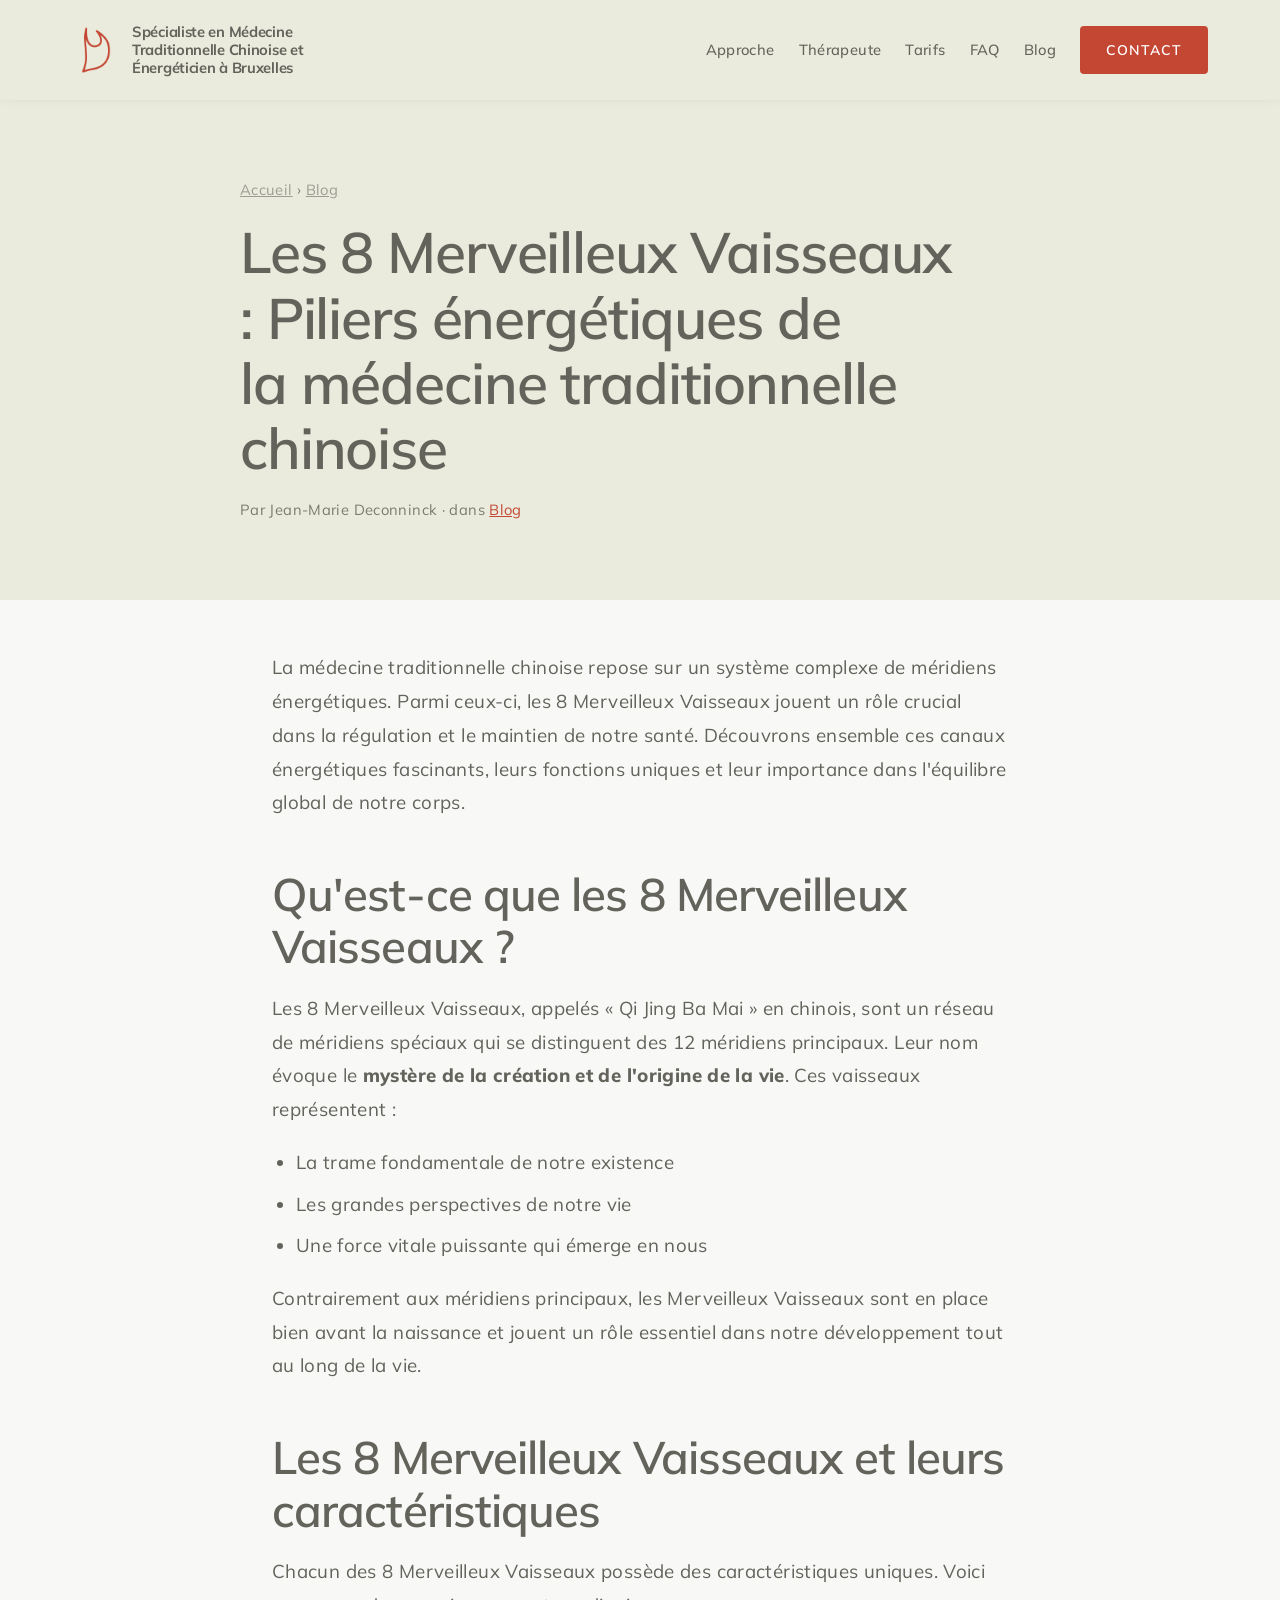
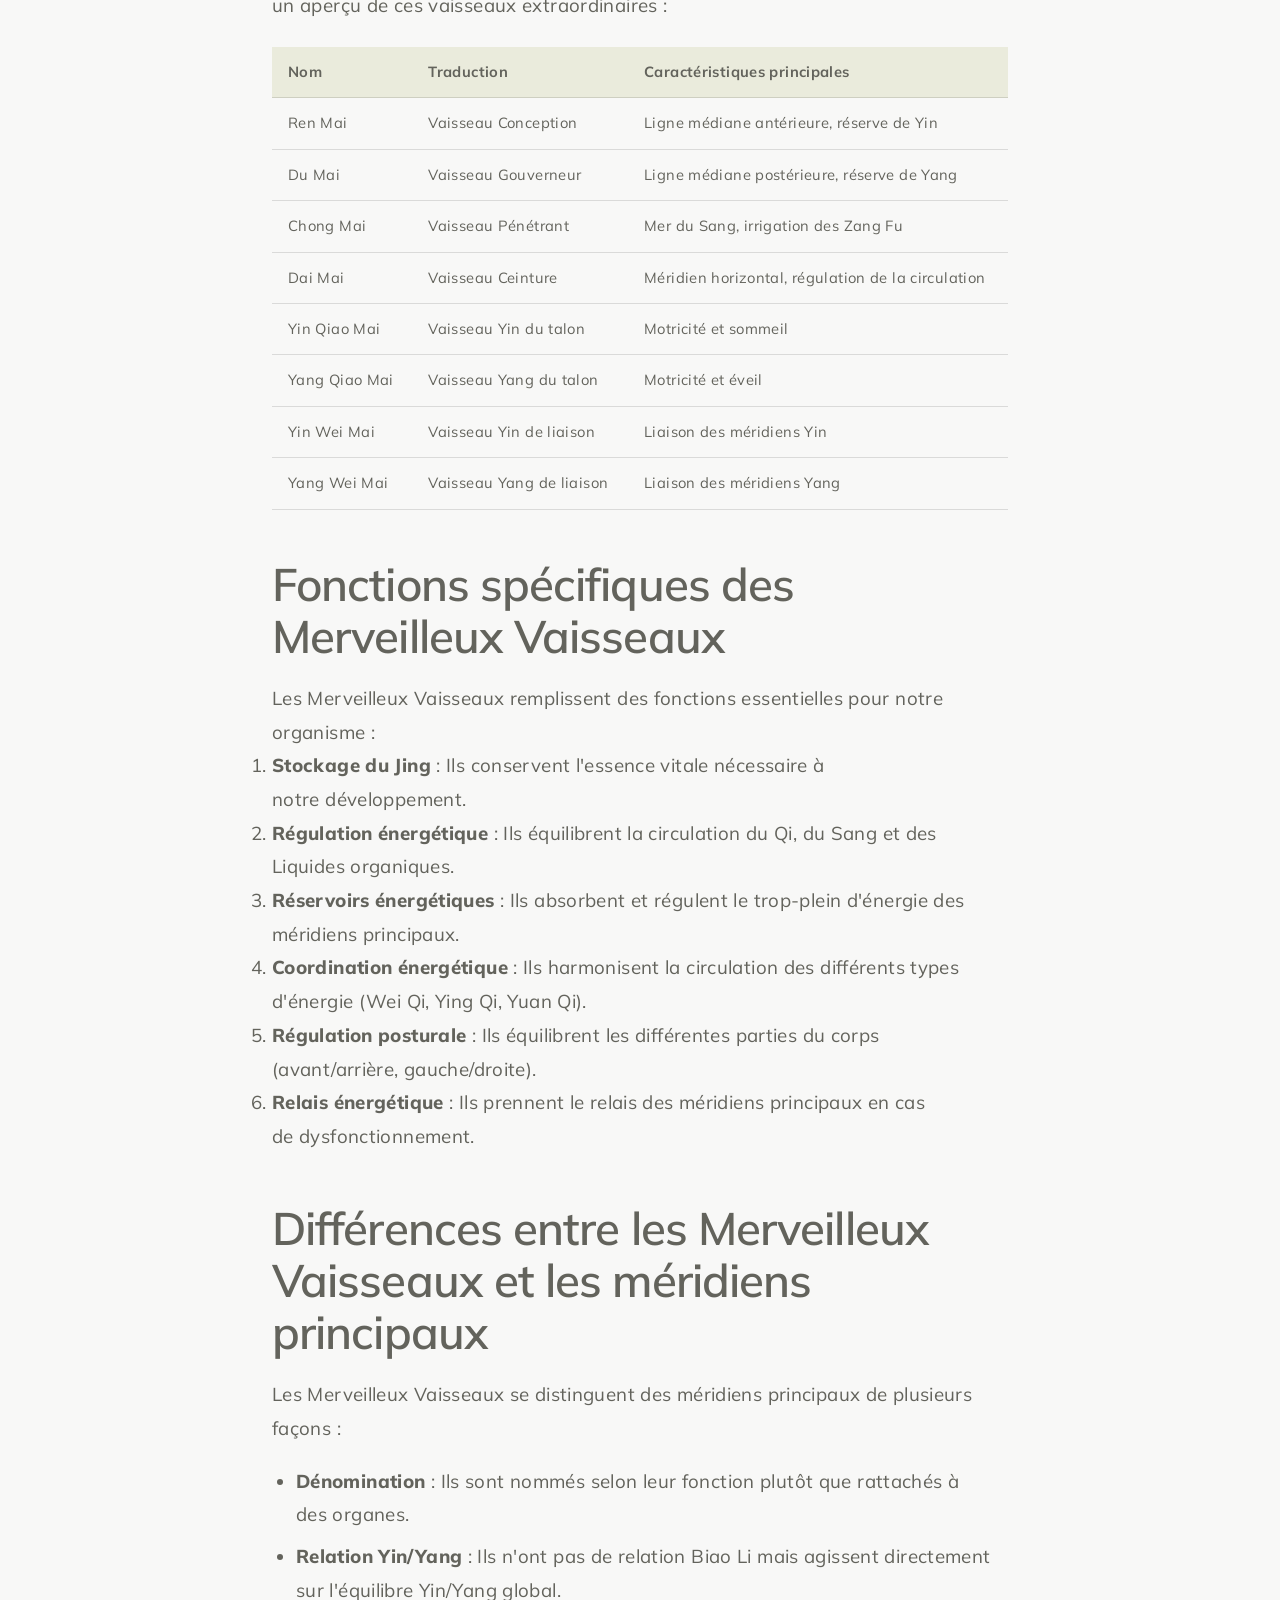
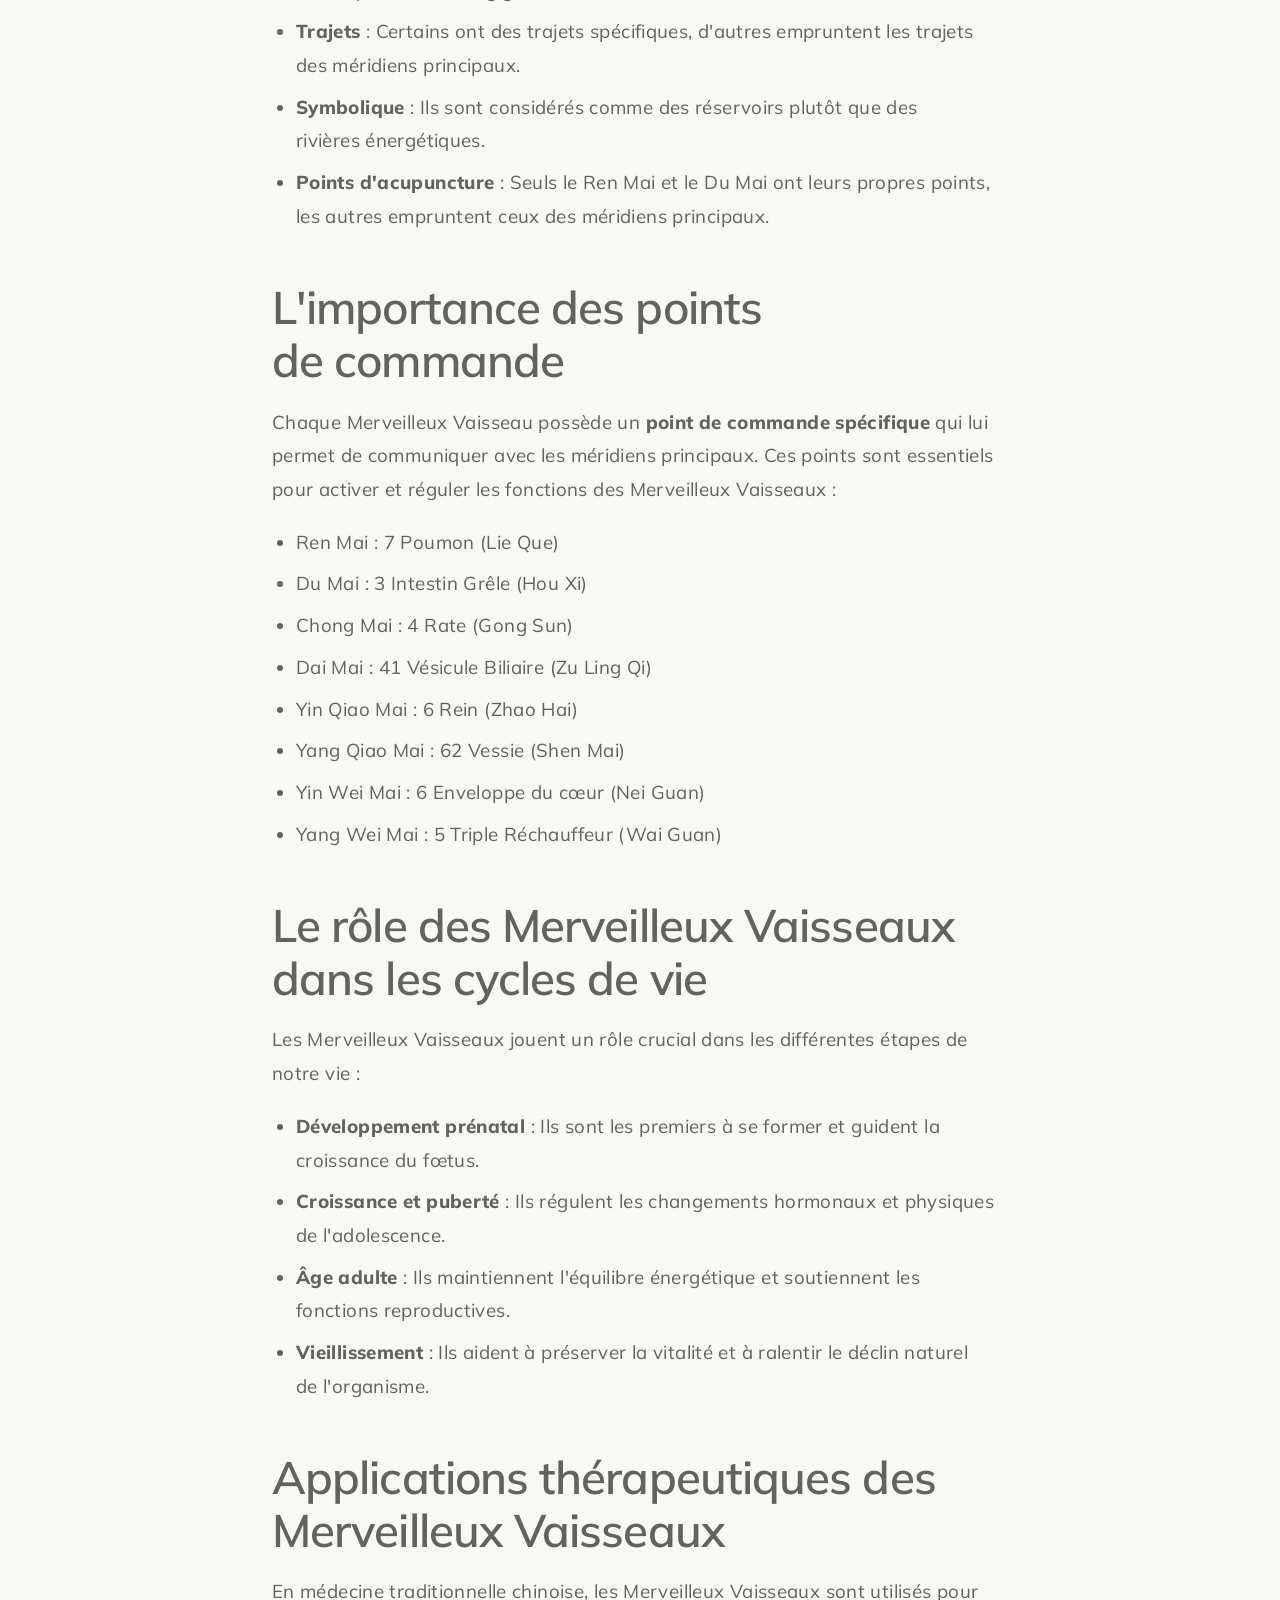
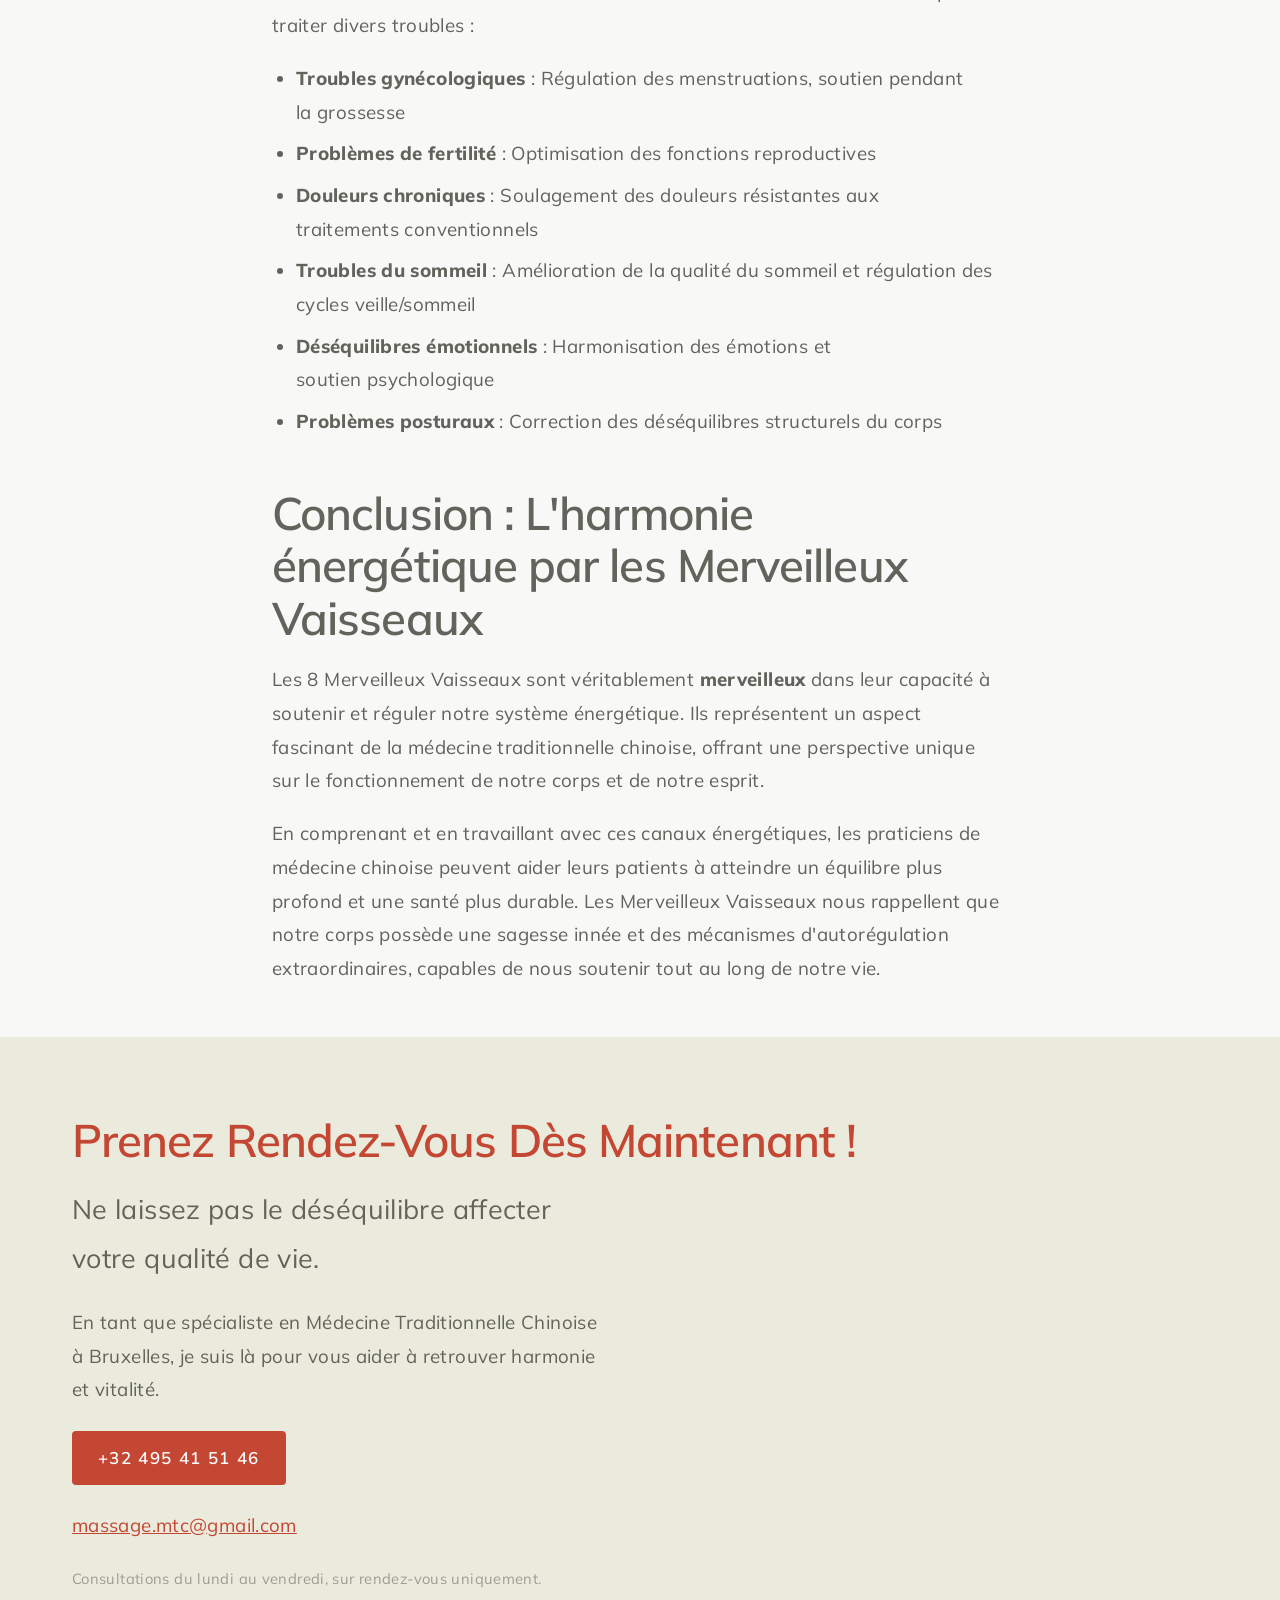
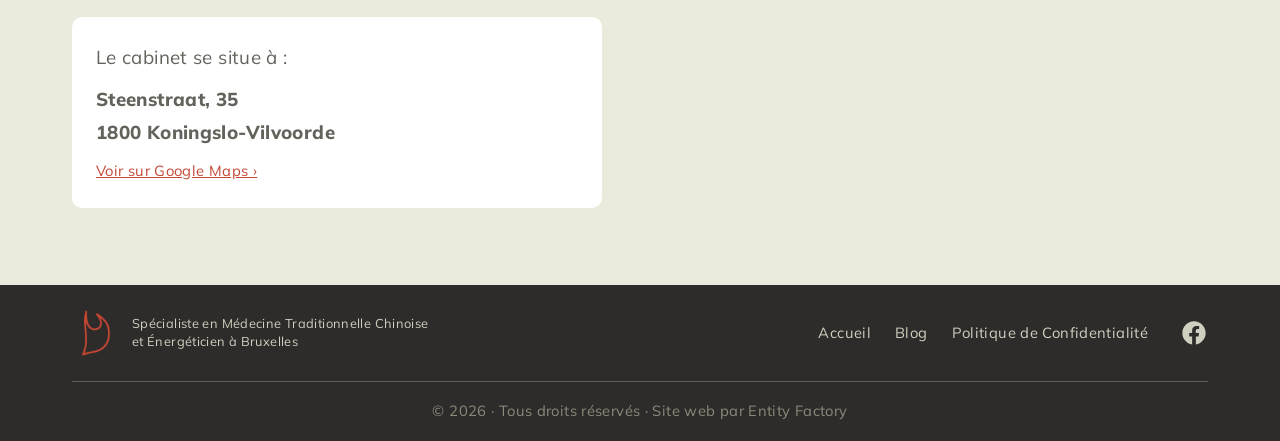
<file: blog/merveilleux-vaisseaux/index.html>
<!DOCTYPE html>
<html lang="fr-BE">
<head>
<meta charset="UTF-8">
<meta name="viewport" content="width=device-width, initial-scale=1">
<meta name="robots" content="follow, index, max-snippet:-1, max-video-preview:-1, max-image-preview:large">
<meta name="description" content="La médecine traditionnelle chinoise repose sur un système complexe de méridiens énergétiques. Parmi ceux-ci, les 8 Merveilleux Vaisseaux jouent un rôle crucial dans la régulation et le maintien de notre santé.">
<link rel="canonical" href="https://specialiste-medecine-chinoise.be/blog/merveilleux-vaisseaux/">
<meta property="og:locale" content="fr_FR">
<meta property="og:type" content="article">
<meta property="og:title" content="Les 8 Merveilleux Vaisseaux : Piliers énergétiques de la médecine traditionnelle chinoise">
<meta property="og:description" content="La médecine traditionnelle chinoise repose sur un système complexe de méridiens énergétiques. Parmi ceux-ci, les 8 Merveilleux Vaisseaux jouent un rôle crucial dans la régulation et le maintien de notre santé.">
<meta property="og:url" content="https://specialiste-medecine-chinoise.be/blog/merveilleux-vaisseaux/">
<meta property="og:site_name" content="Spécialiste en Médecine Traditionnelle Chinoise et Énergéticien à Bruxelles">
<meta property="article:publisher" content="https://www.facebook.com/profile.php?id=100057040345059">
<meta property="article:section" content="Blog">
<meta property="article:published_time" content="2024-09-26T18:18:27+02:00">
<meta property="article:modified_time" content="2024-09-26T23:43:21+02:00">
<meta name="twitter:card" content="summary_large_image">
<meta name="twitter:title" content="Les 8 Merveilleux Vaisseaux : Piliers énergétiques de la médecine traditionnelle chinoise">
<meta name="twitter:description" content="La médecine traditionnelle chinoise repose sur un système complexe de méridiens énergétiques. Parmi ceux-ci, les 8 Merveilleux Vaisseaux jouent un rôle crucial dans la régulation et le maintien de notre santé.">
<script type="application/ld+json">
{"@context":"https://schema.org","@graph":[{"@type":["Organization","Person"],"@id":"https://specialiste-medecine-chinoise.be/#person","name":"Spécialiste en Médecine Traditionnelle Chinoise et Énergéticien à Bruxelles","url":"https://specialiste-medecine-chinoise.be","sameAs":["https://www.facebook.com/profile.php?id=100057040345059"],"email":"massage.mtc@gmail.com","address":{"@type":"PostalAddress","streetAddress":"Steenstraat, 35","addressLocality":"Koningslo-Vilvoorde","postalCode":"1800","addressCountry":"Belgium"},"logo":{"@type":"ImageObject","@id":"https://specialiste-medecine-chinoise.be/#logo","url":"https://specialiste-medecine-chinoise.be/assets/logo.png","contentUrl":"https://specialiste-medecine-chinoise.be/assets/logo.png","caption":"Spécialiste en Médecine Traditionnelle Chinoise et Énergéticien à Bruxelles","inLanguage":"fr-BE","width":"512","height":"512"},"telephone":"+32 495 41 51 46","image":{"@id":"https://specialiste-medecine-chinoise.be/#logo"}},{"@type":"WebSite","@id":"https://specialiste-medecine-chinoise.be/#website","url":"https://specialiste-medecine-chinoise.be","name":"Spécialiste en Médecine Traditionnelle Chinoise et Énergéticien à Bruxelles","publisher":{"@id":"https://specialiste-medecine-chinoise.be/#person"},"inLanguage":"fr-BE"},{"@type":"WebPage","@id":"https://specialiste-medecine-chinoise.be/blog/merveilleux-vaisseaux/#webpage","url":"https://specialiste-medecine-chinoise.be/blog/merveilleux-vaisseaux/","name":"Les 8 Merveilleux Vaisseaux : Piliers énergétiques de la médecine traditionnelle chinoise","datePublished":"2024-09-26T18:18:27+02:00","dateModified":"2024-09-26T23:43:21+02:00","isPartOf":{"@id":"https://specialiste-medecine-chinoise.be/#website"},"inLanguage":"fr-BE"},{"@type":"Person","@id":"https://specialiste-medecine-chinoise.be/blog/merveilleux-vaisseaux/#author","name":"Jean-Marie Deconninck"},{"@type":"BlogPosting","headline":"Les 8 Merveilleux Vaisseaux : Piliers énergétiques de la médecine traditionnelle chinoise","datePublished":"2024-09-26T18:18:27+02:00","dateModified":"2024-09-26T23:43:21+02:00","articleSection":"Blog","author":{"@id":"https://specialiste-medecine-chinoise.be/blog/merveilleux-vaisseaux/#author","name":"Jean-Marie Deconninck"},"publisher":{"@id":"https://specialiste-medecine-chinoise.be/#person"},"description":"La médecine traditionnelle chinoise repose sur un système complexe de méridiens énergétiques. Parmi ceux-ci, les 8 Merveilleux Vaisseaux jouent un rôle crucial dans la régulation et le maintien de notre santé.","name":"Les 8 Merveilleux Vaisseaux : Piliers énergétiques de la médecine traditionnelle chinoise","@id":"https://specialiste-medecine-chinoise.be/blog/merveilleux-vaisseaux/#richSnippet","isPartOf":{"@id":"https://specialiste-medecine-chinoise.be/blog/merveilleux-vaisseaux/#webpage"},"inLanguage":"fr-BE","mainEntityOfPage":{"@id":"https://specialiste-medecine-chinoise.be/blog/merveilleux-vaisseaux/#webpage"}}]}
</script>
<title>Les 8 Merveilleux Vaisseaux : Piliers énergétiques de la médecine traditionnelle chinoise</title>
<link rel="icon" href="/assets/logo.png" sizes="32x32">
<link rel="icon" href="/assets/logo.png" sizes="192x192">
<link rel="apple-touch-icon" href="/assets/logo.png">
<link rel="stylesheet" href="/style.css">
<script async src="https://www.googletagmanager.com/gtag/js?id=G-XW10PLNNB1"></script>
<script>
  window.dataLayer = window.dataLayer || [];
  function gtag(){dataLayer.push(arguments);}
  gtag('js', new Date());
  gtag('config', 'G-XW10PLNNB1');
</script>
</head>
<body>

<header>
  <div class="header-inner">
    <a href="/" class="logo-link">
      <img src="/assets/logo.png" alt="Spécialiste Médecine Chinoise" width="48" height="48">
      <span class="site-title">Spécialiste en Médecine Traditionnelle Chinoise et Énergéticien à Bruxelles</span>
    </a>
    <input type="checkbox" id="nav-toggle" hidden>
    <label for="nav-toggle" class="nav-toggle" aria-label="Menu">
      <span></span><span></span><span></span>
    </label>
    <nav aria-label="Navigation principale">
      <label for="nav-toggle" class="nav-close" aria-label="Fermer le menu">&times;</label>
      <a href="/#approche">Approche</a>
      <a href="/#therapeute">Thérapeute</a>
      <a href="/#tarifs">Tarifs</a>
      <a href="/#faq">FAQ</a>
      <a href="/blog/">Blog</a>
      <a href="/#contact" class="btn">Contact</a>
    </nav>
  </div>
</header>

<main>
  <article class="article">
    <div class="article-header">
      <p class="breadcrumb dim-warm"><a href="/">Accueil</a> › <a href="/blog/">Blog</a></p>
      <h1>Les 8 Merveilleux Vaisseaux : Piliers énergétiques de la médecine traditionnelle chinoise</h1>
      <p class="article-meta small dim-warm">Par Jean-Marie Deconninck · dans <a href="/blog/">Blog</a></p>
    </div>

    <div class="article-body">
      <p>La médecine traditionnelle chinoise repose sur un système complexe de méridiens énergétiques. Parmi ceux-ci, les 8 Merveilleux Vaisseaux jouent un rôle crucial dans la régulation et le maintien de notre santé. Découvrons ensemble ces canaux énergétiques fascinants, leurs fonctions uniques et leur importance dans l'équilibre global de notre corps.</p>

      <h2>Qu'est-ce que les 8 Merveilleux Vaisseaux ?</h2>

      <p>Les 8 Merveilleux Vaisseaux, appelés « Qi Jing Ba Mai » en chinois, sont un réseau de méridiens spéciaux qui se distinguent des 12 méridiens principaux. Leur nom évoque le <strong>mystère de la création et de l'origine de la vie</strong>. Ces vaisseaux représentent :</p>

      <ul>
        <li>La trame fondamentale de notre existence</li>
        <li>Les grandes perspectives de notre vie</li>
        <li>Une force vitale puissante qui émerge en nous</li>
      </ul>

      <p>Contrairement aux méridiens principaux, les Merveilleux Vaisseaux sont en place bien avant la naissance et jouent un rôle essentiel dans notre développement tout au long de la vie.</p>

      <h2>Les 8 Merveilleux Vaisseaux et leurs caractéristiques</h2>

      <p>Chacun des 8 Merveilleux Vaisseaux possède des caractéristiques uniques. Voici un aperçu de ces vaisseaux extraordinaires :</p>

      <div class="table-wrap">
        <table>
          <thead>
            <tr><th>Nom</th><th>Traduction</th><th>Caractéristiques principales</th></tr>
          </thead>
          <tbody>
            <tr><td>Ren Mai</td><td>Vaisseau Conception</td><td>Ligne médiane antérieure, réserve de Yin</td></tr>
            <tr><td>Du Mai</td><td>Vaisseau Gouverneur</td><td>Ligne médiane postérieure, réserve de Yang</td></tr>
            <tr><td>Chong Mai</td><td>Vaisseau Pénétrant</td><td>Mer du Sang, irrigation des Zang Fu</td></tr>
            <tr><td>Dai Mai</td><td>Vaisseau Ceinture</td><td>Méridien horizontal, régulation de la circulation</td></tr>
            <tr><td>Yin Qiao Mai</td><td>Vaisseau Yin du talon</td><td>Motricité et sommeil</td></tr>
            <tr><td>Yang Qiao Mai</td><td>Vaisseau Yang du talon</td><td>Motricité et éveil</td></tr>
            <tr><td>Yin Wei Mai</td><td>Vaisseau Yin de liaison</td><td>Liaison des méridiens Yin</td></tr>
            <tr><td>Yang Wei Mai</td><td>Vaisseau Yang de liaison</td><td>Liaison des méridiens Yang</td></tr>
          </tbody>
        </table>
      </div>

      <h2>Fonctions spécifiques des Merveilleux Vaisseaux</h2>

      <p>Les Merveilleux Vaisseaux remplissent des fonctions essentielles pour notre organisme :</p>

      <ol>
        <li><strong>Stockage du Jing</strong> : Ils conservent l'essence vitale nécessaire à notre développement.</li>
        <li><strong>Régulation énergétique</strong> : Ils équilibrent la circulation du Qi, du Sang et des Liquides organiques.</li>
        <li><strong>Réservoirs énergétiques</strong> : Ils absorbent et régulent le trop-plein d'énergie des méridiens principaux.</li>
        <li><strong>Coordination énergétique</strong> : Ils harmonisent la circulation des différents types d'énergie (Wei Qi, Ying Qi, Yuan Qi).</li>
        <li><strong>Régulation posturale</strong> : Ils équilibrent les différentes parties du corps (avant/arrière, gauche/droite).</li>
        <li><strong>Relais énergétique</strong> : Ils prennent le relais des méridiens principaux en cas de dysfonctionnement.</li>
      </ol>

      <h2>Différences entre les Merveilleux Vaisseaux et les méridiens principaux</h2>

      <p>Les Merveilleux Vaisseaux se distinguent des méridiens principaux de plusieurs façons :</p>

      <ul>
        <li><strong>Dénomination</strong> : Ils sont nommés selon leur fonction plutôt que rattachés à des organes.</li>
        <li><strong>Relation Yin/Yang</strong> : Ils n'ont pas de relation Biao Li mais agissent directement sur l'équilibre Yin/Yang global.</li>
        <li><strong>Trajets</strong> : Certains ont des trajets spécifiques, d'autres empruntent les trajets des méridiens principaux.</li>
        <li><strong>Symbolique</strong> : Ils sont considérés comme des réservoirs plutôt que des rivières énergétiques.</li>
        <li><strong>Points d'acupuncture</strong> : Seuls le Ren Mai et le Du Mai ont leurs propres points, les autres empruntent ceux des méridiens principaux.</li>
      </ul>

      <h2>L'importance des points de commande</h2>

      <p>Chaque Merveilleux Vaisseau possède un <strong>point de commande spécifique</strong> qui lui permet de communiquer avec les méridiens principaux. Ces points sont essentiels pour activer et réguler les fonctions des Merveilleux Vaisseaux :</p>

      <ul>
        <li>Ren Mai : 7 Poumon (Lie Que)</li>
        <li>Du Mai : 3 Intestin Grêle (Hou Xi)</li>
        <li>Chong Mai : 4 Rate (Gong Sun)</li>
        <li>Dai Mai : 41 Vésicule Biliaire (Zu Ling Qi)</li>
        <li>Yin Qiao Mai : 6 Rein (Zhao Hai)</li>
        <li>Yang Qiao Mai : 62 Vessie (Shen Mai)</li>
        <li>Yin Wei Mai : 6 Enveloppe du cœur (Nei Guan)</li>
        <li>Yang Wei Mai : 5 Triple Réchauffeur (Wai Guan)</li>
      </ul>

      <h2>Le rôle des Merveilleux Vaisseaux dans les cycles de vie</h2>

      <p>Les Merveilleux Vaisseaux jouent un rôle crucial dans les différentes étapes de notre vie :</p>

      <ul>
        <li><strong>Développement prénatal</strong> : Ils sont les premiers à se former et guident la croissance du fœtus.</li>
        <li><strong>Croissance et puberté</strong> : Ils régulent les changements hormonaux et physiques de l'adolescence.</li>
        <li><strong>Âge adulte</strong> : Ils maintiennent l'équilibre énergétique et soutiennent les fonctions reproductives.</li>
        <li><strong>Vieillissement</strong> : Ils aident à préserver la vitalité et à ralentir le déclin naturel de l'organisme.</li>
      </ul>

      <h2>Applications thérapeutiques des Merveilleux Vaisseaux</h2>

      <p>En médecine traditionnelle chinoise, les Merveilleux Vaisseaux sont utilisés pour traiter divers troubles :</p>

      <ul>
        <li><strong>Troubles gynécologiques</strong> : Régulation des menstruations, soutien pendant la grossesse</li>
        <li><strong>Problèmes de fertilité</strong> : Optimisation des fonctions reproductives</li>
        <li><strong>Douleurs chroniques</strong> : Soulagement des douleurs résistantes aux traitements conventionnels</li>
        <li><strong>Troubles du sommeil</strong> : Amélioration de la qualité du sommeil et régulation des cycles veille/sommeil</li>
        <li><strong>Déséquilibres émotionnels</strong> : Harmonisation des émotions et soutien psychologique</li>
        <li><strong>Problèmes posturaux</strong> : Correction des déséquilibres structurels du corps</li>
      </ul>

      <h2>Conclusion : L'harmonie énergétique par les Merveilleux Vaisseaux</h2>

      <p>Les 8 Merveilleux Vaisseaux sont véritablement <strong>merveilleux</strong> dans leur capacité à soutenir et réguler notre système énergétique. Ils représentent un aspect fascinant de la médecine traditionnelle chinoise, offrant une perspective unique sur le fonctionnement de notre corps et de notre esprit.</p>

      <p>En comprenant et en travaillant avec ces canaux énergétiques, les praticiens de médecine chinoise peuvent aider leurs patients à atteindre un équilibre plus profond et une santé plus durable. Les Merveilleux Vaisseaux nous rappellent que notre corps possède une sagesse innée et des mécanismes d'autorégulation extraordinaires, capables de nous soutenir tout au long de notre vie.</p>
    </div>
  </article>
</main>

<footer>
  <section class="contact-section" id="contact">
    <div class="container">
      <h2 class="standout">Prenez Rendez-Vous Dès Maintenant !</h2>
      <div class="grid-2 v-center">
        <div class="contact-info">
          <p class="lead">Ne laissez pas le déséquilibre affecter votre qualité de vie.</p>
          <p>En tant que spécialiste en Médecine Traditionnelle Chinoise à Bruxelles, je suis là pour vous aider à retrouver harmonie et vitalité.</p>
          <p><a href="tel:+32495415146" class="btn">+32 495 41 51 46</a></p>
          <p><a href="mailto:massage.mtc@gmail.com">massage.mtc@gmail.com</a></p>
          <p class="small dim">Consultations du lundi au vendredi, sur rendez-vous uniquement.</p>
          <div class="address-card">
            <p>Le cabinet se situe à :</p>
            <p><strong>Steenstraat, 35<br>1800 Koningslo-Vilvoorde</strong></p>
            <p class="small"><a href="https://maps.app.goo.gl/tWEoZukvbUanhPL4A" target="_blank" rel="noopener">Voir sur Google Maps ›</a></p>
          </div>
        </div>
        <div class="map-embed">
          <iframe src="https://maps.google.com/maps?q=Cabinet%20de%20M%C3%A9decine%20Traditionnelle%20Chinoise%20et%20Soins%20%C3%89nerg%C3%A9tiques%20Steenstraat%2035%2C%201800%20Vilvoorde&amp;z=11&amp;hl=fr&amp;t=m&amp;output=embed&amp;iwloc=near" title="Localisation du cabinet" loading="lazy"></iframe>
        </div>
      </div>
    </div>
  </section>

  <div class="footer-bar">
    <div class="container">
      <div class="footer-top">
        <div class="footer-brand">
          <img src="/assets/logo.png" alt="Spécialiste Médecine Chinoise" width="48" height="48">
          <span>Spécialiste en Médecine Traditionnelle Chinoise<br>et Énergéticien à Bruxelles</span>
        </div>
        <div class="footer-links">
          <nav aria-label="Navigation pied de page">
            <a href="/">Accueil</a>
            <a href="/blog/">Blog</a>
            <a href="/politique-de-confidentialite/">Politique de Confidentialité</a>
          </nav>
          <a href="https://www.facebook.com/profile.php?id=100057040345059" class="social-link" target="_blank" rel="noopener" aria-label="Facebook">
            <svg width="24" height="24" viewBox="0 0 24 24" xmlns="http://www.w3.org/2000/svg" aria-hidden="true"><path d="M12 2C6.5 2 2 6.5 2 12c0 5 3.7 9.1 8.4 9.9v-7H7.9V12h2.5V9.8c0-2.5 1.5-3.9 3.8-3.9 1.1 0 2.2.2 2.2.2v2.5h-1.3c-1.2 0-1.6.8-1.6 1.6V12h2.8l-.4 2.9h-2.3v7C18.3 21.1 22 17 22 12c0-5.5-4.5-10-10-10z"></path></svg>
          </a>
        </div>
      </div>
      <div class="footer-bottom">
        <p>© 2026 · Tous droits réservés · Site web par <a href="https://entityfactory.com/" target="_blank" rel="noopener">Entity Factory</a></p>
      </div>
    </div>
  </div>
</footer>

<script>
document.querySelectorAll('header nav a').forEach(function(a) {
  a.addEventListener('click', function() {
    document.getElementById('nav-toggle').checked = false;
  });
});
</script>
</body>
</html>
</file>
<file: style.css>
@font-face {
  font-family: 'Mulish';
  src: url('/assets/Mulish-Variable.ttf') format('truetype');
  font-weight: 400 800;
  font-style: normal;
  font-display: swap;
}
@font-face {
  font-family: 'Libre Baskerville';
  src: url('/assets/LibreBaskerville-Regular.ttf') format('truetype');
  font-weight: 400;
  font-style: normal;
  font-display: swap;
}
@font-face {
  font-family: 'Libre Baskerville';
  src: url('/assets/LibreBaskerville-Bold.ttf') format('truetype');
  font-weight: 700;
  font-style: normal;
  font-display: swap;
}
@font-face {
  font-family: 'Libre Baskerville';
  src: url('/assets/LibreBaskerville-Italic.ttf') format('truetype');
  font-weight: 400;
  font-style: italic;
  font-display: swap;
}

:root {
  --color-bg: #f8f8f7;
  --color-cream: #eaebdc;
  --color-mist: #D5E2E6;
  --color-text: #63635c;
  --color-text-dim: #9c9c93;
  --color-text-dim-warm: #7a7a6f;
  --color-accent: #c44734;
  --color-olive: #4e5820;
  --color-dark: #2d2c2b;
  --color-check: #6eaf2d;
  --color-white: #fff;

  --font-body: 'Mulish', sans-serif;
  --font-serif: 'Libre Baskerville', serif;

  --max-width: 1200px;
  --content-width: 800px;
  --gutter: clamp(1rem, 4vw, 2rem);

  --fs-sm: clamp(0.78rem, 0.72rem + 0.25vw, 1rem);
  --fs-base: clamp(1rem, 0.93rem + 0.3vw, 1.2rem);
  --fs-lg: clamp(1.19rem, 1rem + 0.85vw, 1.69rem);
  --fs-xl: clamp(1.42rem, 1.15rem + 1.2vw, 2.01rem);
  --fs-2xl: clamp(1.69rem, 1.3rem + 1.7vw, 2.39rem);
  --fs-3xl: clamp(2rem, 1.5rem + 2.3vw, 2.85rem);
  --fs-4xl: clamp(2.5rem, 1.8rem + 3.1vw, 3.56rem);
}

*, *::before, *::after { box-sizing: border-box; margin: 0; padding: 0; }
html { scroll-behavior: smooth; }
:target { scroll-margin-top: 120px; }
img { display: block; max-width: 100%; height: auto; }

body {
  font-family: var(--font-body);
  font-size: var(--fs-base);
  font-weight: 400;
  line-height: 1.8;
  letter-spacing: 0.02em;
  color: var(--color-text);
  background: var(--color-bg);
  -webkit-font-smoothing: antialiased;
}

h1, h2, h3 {
  font-family: var(--font-body);
  font-weight: 600;
  line-height: 1.15;
  letter-spacing: -0.02em;
  color: var(--color-text);
}
h1 { font-size: var(--fs-4xl); }
h2 { font-size: var(--fs-3xl); margin-bottom: 1.2rem; }
h3 { font-size: var(--fs-xl); margin-top: 1.5rem; margin-bottom: 0.6rem; }
h3:first-child { margin-top: 0; }

.standout {
  color: var(--color-accent);
}

.serif {
  font-family: var(--font-serif);
  font-weight: 400;
}

a { color: var(--color-accent); text-decoration: underline; }
a:hover { text-decoration: none; }
a:focus { outline: none; }

body { text-wrap: pretty; }
strong { font-weight: 800; }

p + p, p + ul, ul + p { margin-top: 1.2rem; }
p + h3 { margin-top: 2rem; }

ul { padding-left: 1.5rem; }
ul li + li { margin-top: 0.5rem; }

hr {
  border: none;
  border-top: 1px solid rgba(0, 0, 0, 0.12);
  margin-block: 2rem;
}

.container {
  max-width: var(--max-width);
  margin-inline: auto;
  padding-inline: var(--gutter);
}

.grid-2 {
  display: grid;
  grid-template-columns: 1fr 1fr;
  gap: clamp(2rem, 6vw, 5rem);
  align-items: start;
}
.grid-2.v-center { align-items: center; }

.grid-4 {
  display: grid;
  grid-template-columns: repeat(4, 1fr);
  gap: 1.5rem;
  align-items: start;
}
.grid-4 > * { margin-top: 0; }

header {
  position: sticky;
  top: 0;
  z-index: 100;
  background: var(--color-cream);
  box-shadow: 0 0 10px rgba(0, 0, 0, 0.05);
}

.header-inner {
  max-width: var(--max-width);
  margin-inline: auto;
  padding: 1.25em var(--gutter);
  display: flex;
  align-items: center;
  justify-content: space-between;
  gap: 1rem;
}

.logo-link {
  display: flex;
  align-items: center;
  gap: 0.75rem;
  text-decoration: none;
  color: var(--color-text);
  flex-shrink: 0;
}
.logo-link img { width: 48px; height: 48px; }
.site-title {
  font-size: var(--fs-sm);
  font-weight: 700;
  line-height: 1.2;
  letter-spacing: -0.02em;
  max-width: 240px;
}

header nav {
  display: flex;
  align-items: center;
  gap: 1.5rem;
}
header nav a:not(.btn) {
  color: var(--color-text);
  text-decoration: none;
  font-size: var(--fs-sm);
  font-weight: 500;
  white-space: nowrap;
}
header nav a:not(.btn):hover { text-decoration: underline; }
header nav .btn { font-size: calc(var(--fs-sm) * 0.95); }

#nav-toggle { display: none; }
.nav-toggle {
  display: none;
  flex-direction: column;
  gap: 5px;
  cursor: pointer;
  padding: 4px;
}
.nav-toggle span {
  display: block;
  width: 22px;
  height: 2px;
  background: var(--color-text);
  border-radius: 1px;
}

.nav-close { display: none; }

.btn {
  display: inline-block;
  font-family: var(--font-body);
  font-size: calc(var(--fs-sm) * 1.15);
  font-weight: 600;
  text-transform: uppercase;
  letter-spacing: 0.08em;
  text-decoration: none;
  padding: 0.6rem 1.5rem;
  border-radius: 4px;
  border: 2px solid var(--color-accent);
  background-color: var(--color-accent);
  color: var(--color-white);
  cursor: pointer;
  transition: background-color 0.15s, border-color 0.15s;
}
.btn:hover {
  background-color: color-mix(in oklab, var(--color-accent) 90%, white);
  border-color: color-mix(in oklab, var(--color-accent) 90%, white);
  color: var(--color-white);
  text-decoration: none;
}

.btn-outline {
  background-color: transparent;
  color: var(--color-accent);
}
.btn-outline:hover {
  background-color: color-mix(in oklab, var(--color-accent) 95%, white);
  border-color: color-mix(in oklab, var(--color-accent) 95%, rgb(84, 28, 28));
  color: var(--color-white);
}

.btn-dark {
  background-color: var(--color-text);
  border-color: var(--color-text);
}
.btn-dark:hover {
  background-color: color-mix(in oklab, var(--color-text) 85%, white);
  border-color: color-mix(in oklab, var(--color-text) 85%, white);
}

.btn-block { display: block; width: 100%; text-align: center; }
.btn-lg { font-size: var(--fs-sm); padding: 1rem 2.25rem; }

.hero {
  background: var(--color-cream);
  padding: clamp(4rem, 8vw, 8rem) var(--gutter);
  text-align: center;
}
.hero h1 { max-width: 800px; margin-inline: auto; line-height: 1.2; }
.hero p { max-width: 650px; margin: 1.5rem auto 0; }

.content > section,
.content > .card { margin-block: clamp(4rem, 8vw, 8rem); }

.card {
  max-width: var(--content-width);
  margin-inline: auto;
  border-radius: 10px;
  padding: 2em;
}
.card > * { max-width: 600px; margin-inline: auto; }
.card-mist { background: var(--color-mist); }
.card-cream { background: var(--color-cream); }
.card-accent { background: var(--color-accent); color: var(--color-bg); }
.card-accent a { color: var(--color-bg); }
.card-olive { background: var(--color-olive); color: var(--color-bg); }
.card-olive a { color: var(--color-bg); }

.check-list { list-style: none; padding-left: 0; }
.check-list li::before {
  content: '\2713';
  color: var(--color-check);
  margin-right: 0.5rem;
  font-weight: 700;
}

.check { color: var(--color-check); font-weight: 700; }

.quote-text {
  font-family: var(--font-serif);
  font-weight: 400;
  font-style: italic;
  font-size: var(--fs-lg);
  line-height: 1.5;
}

.stars { font-size: 1.2rem; }
.testimonial-author { color: #b9b9a4; margin-top: 1rem; }

.portrait {
  width: 100%;
  max-width: 300px;
  aspect-ratio: 3/4;
  object-fit: cover;
  border-radius: 10px;
  margin-inline: auto;
}

.pricing-grid {
  display: grid;
  grid-template-columns: 1fr 1fr;
  gap: clamp(2rem, 4vw, 4rem);
  margin-top: 2rem;
}
.pricing-card {
  max-width: none;
  padding: 2.5em 2em;
  display: flex;
  flex-direction: column;
}
.pricing-card > * { max-width: none; margin-inline: 0; }
.pricing-card hr { margin-block: 1.5rem; }
.pricing-card .btn-wrap { margin-top: auto; padding-top: 1.5rem; }
.pricing-card .btn { font-size: var(--fs-sm); padding: 0.8rem 2rem; }

.lead { font-size: var(--fs-lg); }

.faq-list h3 { margin-top: 0; margin-bottom: 0.8rem; }
.faq-list p { color: var(--color-text-dim); }
.faq-list hr { margin-block: 2.5rem; }

.contact-section {
  background: var(--color-cream);
  padding: clamp(3rem, 6vw, 6rem) 0;
}
.contact-info > * + * { margin-top: 1.5rem; }
.address-card {
  background: var(--color-white);
  border-radius: 10px;
  padding: 1.5rem;
}
.address-card p + p { margin-top: 0.5rem; }
.map-embed {
  border-radius: 10px;
  overflow: hidden;
  aspect-ratio: 1;
}
.map-embed iframe {
  width: 100%;
  height: 100%;
  border: 0;
}

.footer-bar {
  background: var(--color-dark);
  color: #cfd0bf;
}
.footer-bar a { color: #cfd0bf; }
.footer-top {
  display: flex;
  align-items: center;
  justify-content: space-between;
  gap: 2rem;
  padding: 1.5rem 0;
}
.footer-brand {
  display: flex;
  align-items: center;
  gap: 0.75rem;
}
.footer-brand img { width: 48px; height: 48px; }
.footer-brand span { font-size: 0.8rem; line-height: 1.4; }
.footer-links {
  display: flex;
  align-items: center;
  gap: 2rem;
}
.footer-links nav { display: flex; gap: 1.5rem; align-items: center; }
.footer-links nav a {
  font-size: var(--fs-sm);
  text-decoration: none;
}
.footer-links nav a:hover { text-decoration: underline; }
.social-link { display: flex; align-items: center; }
.social-link svg { width: 28px; height: 28px; fill: currentColor; }
.footer-bottom {
  border-top: 1px solid rgba(207, 208, 191, 0.3);
  padding: 1rem 0;
  text-align: center;
  font-size: var(--fs-sm);
  color: #8a8b7a;
}
.footer-bottom a { color: #8a8b7a; }
.footer-bottom a { text-decoration: none; }
.footer-bottom a:hover { text-decoration: underline; }

.center { text-align: center; }
.dim { color: var(--color-text-dim); }
.dim-warm { color: var(--color-text-dim-warm); }
.small { font-size: var(--fs-sm); }
.mt-s { margin-top: 1rem; }
.mt-m { margin-top: 2rem; }

@media (max-width: 840px) {
  .nav-toggle { display: flex; }

  header nav {
    display: none;
    position: fixed;
    inset: 0;
    z-index: 200;
    background: var(--color-cream);
    flex-direction: column;
    align-items: flex-start;
    justify-content: flex-start;
    padding: 5rem 3rem 3rem;
    gap: 0;
  }
  header nav a:not(.btn) {
    font-size: var(--fs-xl);
    font-weight: 500;
    text-transform: uppercase;
    line-height: 2.5;
  }
  header nav .btn {
    margin-top: 2rem;
    font-size: var(--fs-base);
    padding: 0.8rem 2rem;
  }
  header nav .nav-close {
    display: block;
    position: absolute;
    top: 1.5rem;
    right: 1.5rem;
    font-size: 2rem;
    cursor: pointer;
    color: var(--color-text);
    line-height: 1;
  }

  #nav-toggle:checked ~ nav { display: flex; }

  .grid-2, .pricing-grid { grid-template-columns: 1fr; }
  .grid-4 { grid-template-columns: 1fr 1fr; }

  .portrait { max-width: 250px; }

  .footer-top { flex-direction: column; text-align: center; }
  .footer-links { flex-direction: column; }
  .footer-brand { justify-content: center; }
}

@media (max-width: 480px) {
  .grid-4 { grid-template-columns: 1fr; }
}

.page-header {
  background: var(--color-cream);
  padding: clamp(3rem, 6vw, 5rem) var(--gutter);
}
.page-header > * { max-width: var(--content-width); margin-inline: auto; }

.breadcrumb {
  font-size: var(--fs-sm);
  margin-bottom: 1rem;
}
.breadcrumb a { color: var(--color-text-dim); }

.article-header {
  background: var(--color-cream);
  padding: clamp(3rem, 6vw, 5rem) var(--gutter);
}
.article-header > * { max-width: var(--content-width); margin-inline: auto; }
.article-meta { margin-top: 1rem; }

.article-body {
  max-width: var(--content-width);
  margin-inline: auto;
  padding: clamp(2rem, 4vw, 4rem) var(--gutter);
}
.article-body h2 { margin-top: 3rem; }
.article-body h2:first-child { margin-top: 0; }

.table-wrap { overflow-x: auto; margin-block: 1.5rem; }
.table-wrap table {
  width: 100%;
  border-collapse: collapse;
  font-size: var(--fs-sm);
}
.table-wrap th, .table-wrap td {
  padding: 0.75rem 1rem;
  text-align: left;
  border-bottom: 1px solid rgba(0, 0, 0, 0.12);
}
.table-wrap th {
  font-weight: 700;
  background: var(--color-cream);
}

.prose {
  max-width: var(--content-width);
  margin-inline: auto;
  padding-block: clamp(2rem, 4vw, 4rem);
}
.prose h2 { margin-top: 3rem; font-size: var(--fs-xl); }

.blog-list {
  max-width: var(--content-width);
  margin-inline: auto;
  padding-block: clamp(3rem, 6vw, 5rem);
}
.blog-card h2 { font-size: var(--fs-xl); }
.blog-card h2 a { text-decoration: none; }
.blog-card h2 a:hover { text-decoration: underline; }

.error-page {
  text-align: center;
  padding-block: clamp(4rem, 10vw, 8rem);
  max-width: var(--content-width);
}
</file>
